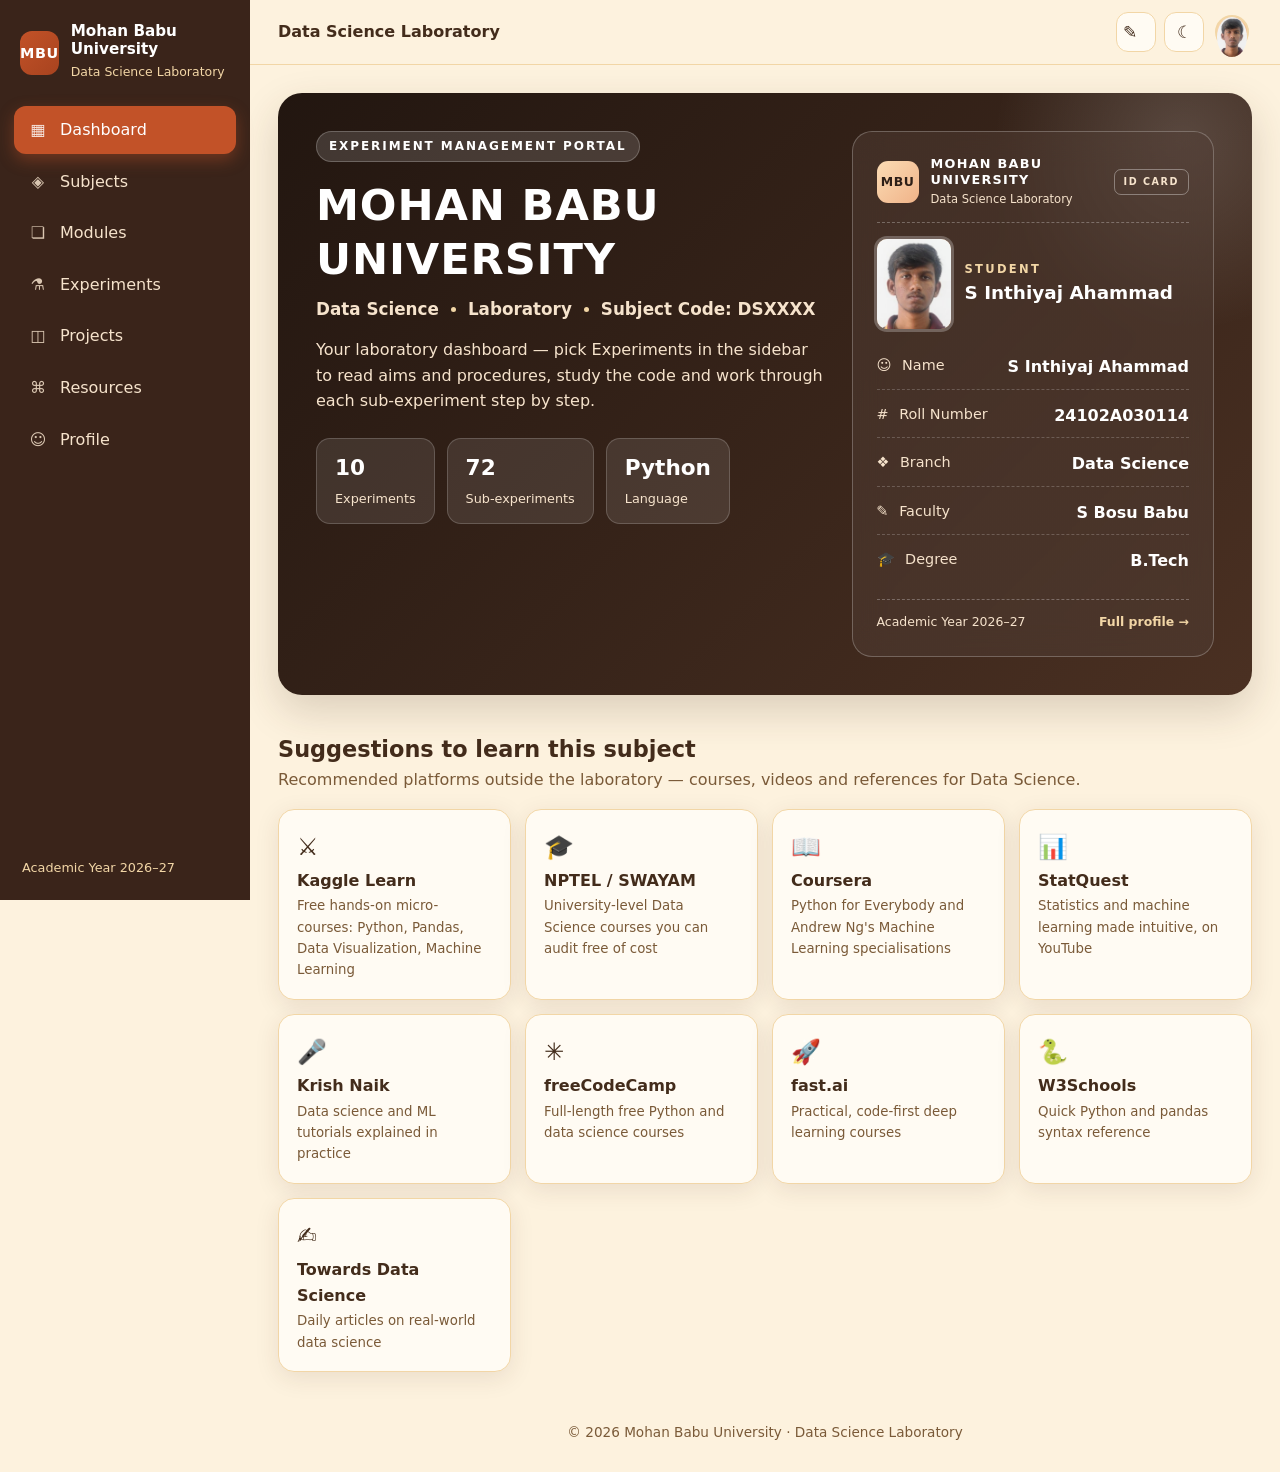
<file: mbu-portal/index.html>
<!DOCTYPE html>
<html lang="en">
<head>
  <meta charset="UTF-8">
  <meta name="viewport" content="width=device-width, initial-scale=1">
  <title>Data Science Laboratory | Mohan Babu University</title>
  <meta name="description" content="Data Science Laboratory experiment portal of Mohan Babu University.">
  <script>
    try { var t = localStorage.getItem("mbu-theme"); if (t) document.documentElement.setAttribute("data-theme", t); } catch (e) {}
  </script>
  <link rel="stylesheet" href="css/style.css">
  <link rel="stylesheet" href="css/admin.css">
</head>
<body>
  <div class="page-progress" aria-hidden="true"></div>
  <a class="skip-link" href="#main">Skip to content</a>
  <div class="overlay" id="overlay"></div>

  <aside class="sidebar" id="sidebar" aria-label="Main navigation">
    <div class="brand">
      <span class="brand-logo" aria-hidden="true">MBU</span>
      <div><strong>Mohan Babu University</strong><small>Data Science Laboratory</small></div>
    </div>
    <nav class="nav">
      <a href="index.html" data-nav-id="dashboard"><span class="ico" aria-hidden="true">▦</span> Dashboard</a>
      <a href="subjects.html" data-nav-id="subjects"><span class="ico" aria-hidden="true">◈</span> Subjects</a>
      <a href="modules.html" data-nav-id="modules"><span class="ico" aria-hidden="true">❏</span> Modules</a>
      <a href="experiments.html" data-nav-id="experiments"><span class="ico" aria-hidden="true">⚗</span> Experiments</a>
      <a href="projects.html" data-nav-id="projects"><span class="ico" aria-hidden="true">◫</span> Projects</a>
      <a href="resources.html" data-nav-id="resources"><span class="ico" aria-hidden="true">⌘</span> Resources</a>
      <a href="profile.html" data-nav-id="profile"><span class="ico" aria-hidden="true">☺</span> Profile</a>
    </nav>
    <div class="sidebar-foot">Academic Year 2026–27</div>
  </aside>

  <div class="main">
    <header class="topbar">
      <button class="icon-btn menu-btn" id="menuBtn" type="button" aria-label="Open menu" aria-controls="sidebar" aria-expanded="false">☰</button>
      <span class="topbar-title">Data Science Laboratory</span>
      <div class="topbar-actions">
        <button class="icon-btn" id="themeToggle" type="button" aria-label="Toggle dark mode">☾</button>
        <a class="topbar-avatar" href="profile.html" data-nav aria-label="Open profile page" title="Profile">
          <span class="avatar" id="topAvatar" aria-hidden="true">?</span>
        </a>
      </div>
    </header>

    <main id="main" class="page container">

      <!-- HEADER / PROFILE -->
      <section class="hero" id="dashboard" aria-labelledby="uniTitle">
        <div class="hero-text">
          <span class="eyebrow">Experiment Management Portal</span>
          <h1 id="uniTitle">MOHAN BABU UNIVERSITY</h1>
          <p class="hero-sub">
            <span>Data Science</span><i aria-hidden="true"></i>
            <span>Laboratory</span><i aria-hidden="true"></i>
            <span id="subjectCode">Subject Code: DSXXXX</span>
          </p>
          <p class="hero-lead">Your laboratory dashboard — pick Experiments in the sidebar to read aims and procedures, study the code and work through each sub-experiment step by step.</p>
          <div class="stats">
            <div class="stat"><strong id="statExp">0</strong><span>Experiments</span></div>
            <div class="stat"><strong id="statSub">0</strong><span>Sub-experiments</span></div>
            <div class="stat"><strong>Python</strong><span>Language</span></div>
          </div>
        </div>

        <aside class="profile-card" id="profile" aria-label="Student ID card">
          <div class="id-strip">
            <span class="id-crest" aria-hidden="true">MBU</span>
            <div><strong>MOHAN BABU UNIVERSITY</strong><small>Data Science Laboratory</small></div>
            <span class="id-tag">ID CARD</span>
          </div>
          <div class="profile-head">
            <div class="avatar" id="avatar" aria-hidden="true">?</div>
            <div><span class="profile-label">STUDENT</span><strong id="pName">Student</strong></div>
          </div>
          <dl class="profile-list">
            <div><dt><span aria-hidden="true">☺</span> Name</dt><dd id="pNameFull"></dd></div>
            <div><dt><span aria-hidden="true">#</span> Roll Number</dt><dd id="pRoll"></dd></div>
            <div><dt><span aria-hidden="true">❖</span> Branch</dt><dd id="pBranch"></dd></div>
            <div><dt><span aria-hidden="true">✎</span> Faculty</dt><dd id="pFaculty"></dd></div>
            <div><dt><span aria-hidden="true">🎓</span> Degree</dt><dd id="pDegree"></dd></div>
          </dl>
          <div class="id-foot">
            <span>Academic Year 2026–27</span>
            <a href="profile.html" data-nav>Full profile →</a>
          </div>
        </aside>
      </section>

      <!-- LEARNING SUGGESTIONS -->
      <section class="resources" id="suggestions" aria-labelledby="sugTitle">
        <h2 id="sugTitle">Suggestions to learn this subject</h2>
        <p class="muted">Recommended platforms outside the laboratory — courses, videos and references for Data Science.</p>
        <div class="res-grid" id="sugGrid"></div>
        <p class="muted" id="sugEmpty" hidden>No suggestions configured — add entries to <code>learningSuggestions</code> in <code>js/data.js</code>.</p>
      </section>
    </main>

    <footer class="footer">© 2026 Mohan Babu University · Data Science Laboratory</footer>
  </div>

  <script src="js/data.js"></script>
  <script src="js/data-store.js"></script>
  <script src="js/common.js"></script>
  <script src="js/index.js"></script>
  <!-- Edit / Admin Mode -->
  <script src="js/admin.js"></script>
  <script src="js/admin-pages.js"></script>
</body>
</html>
</file>
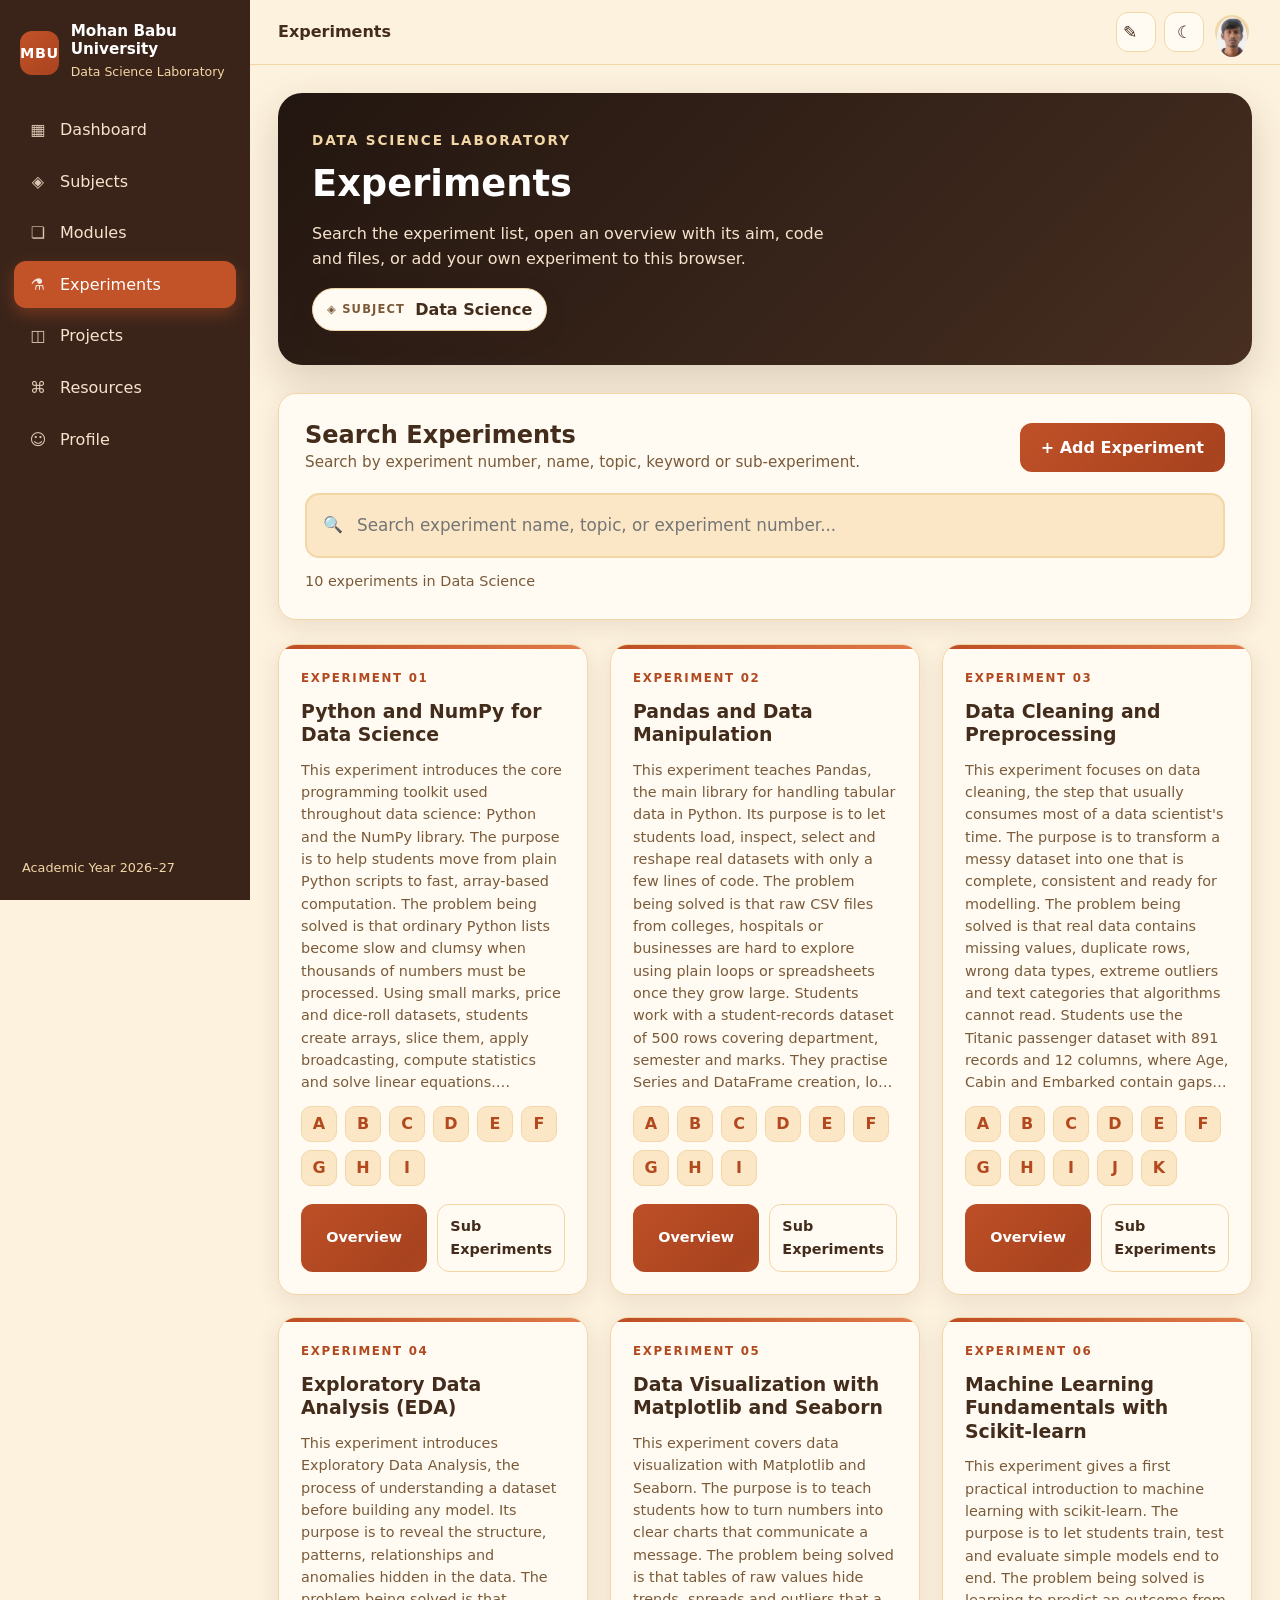
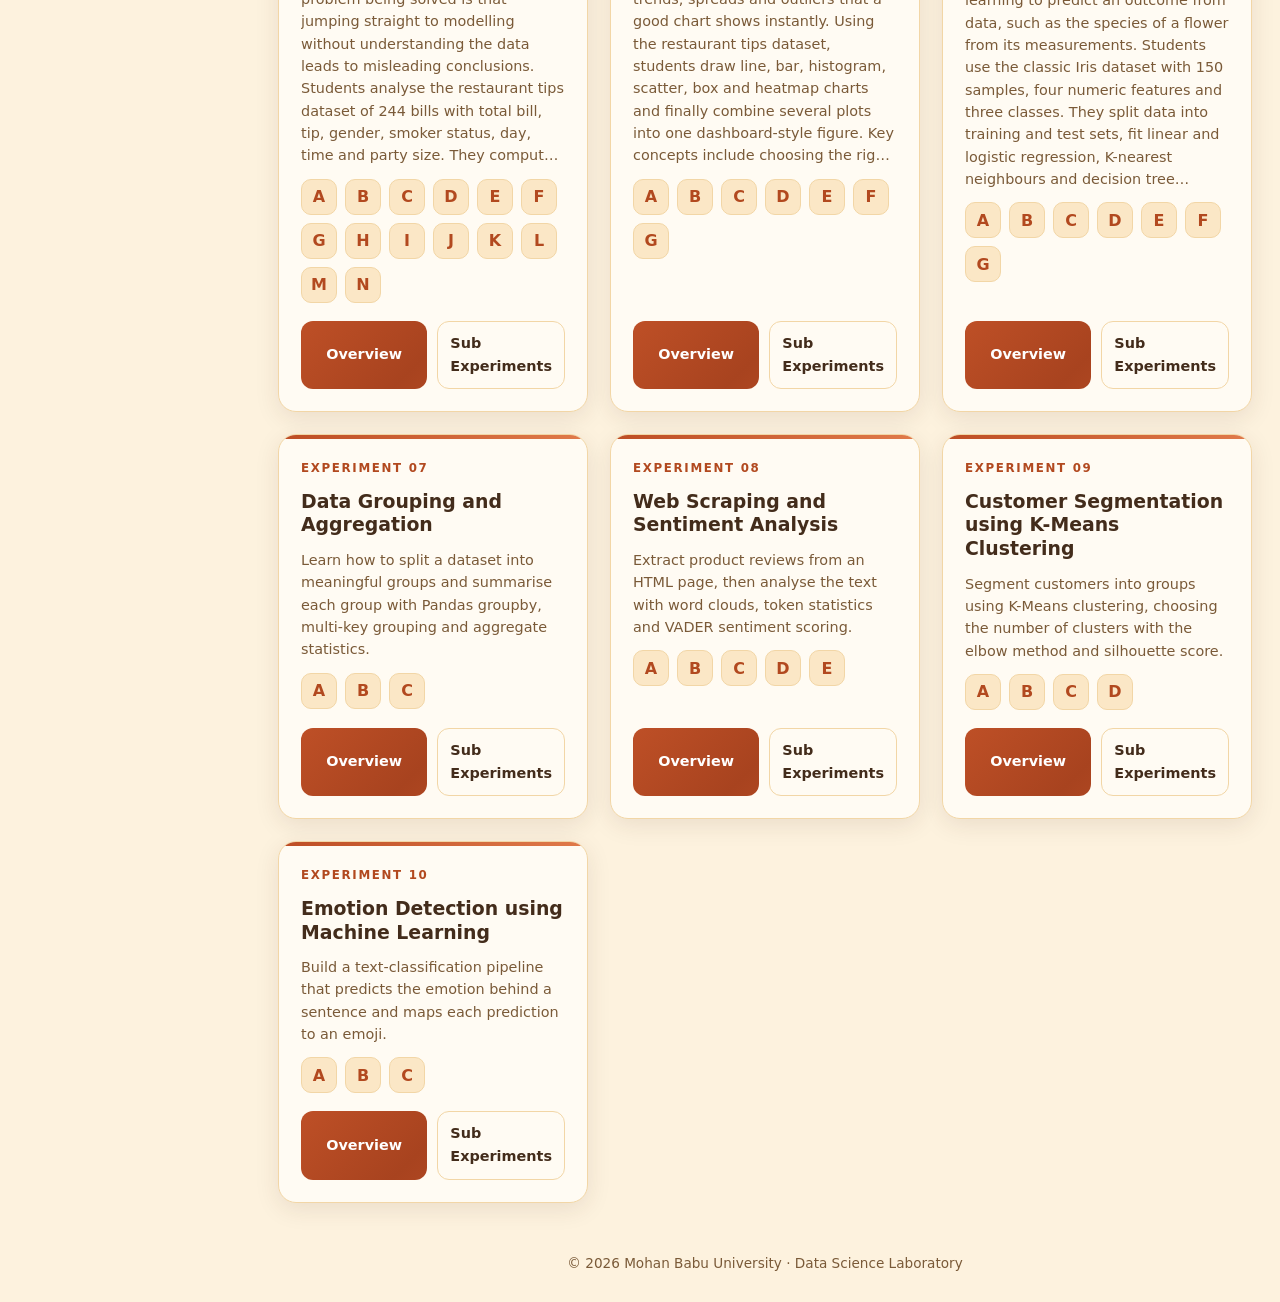
<file: mbu-portal/experiments.html>
<!DOCTYPE html>
<html lang="en">
<head>
  <meta charset="UTF-8">
  <meta name="viewport" content="width=device-width, initial-scale=1">
  <title>Experiments | Mohan Babu University</title>
  <meta name="description" content="Laboratory experiments - Data Science Laboratory, Mohan Babu University.">
  <script>
    try { var t = localStorage.getItem("mbu-theme"); if (t) document.documentElement.setAttribute("data-theme", t); } catch (e) {}
  </script>
  <link rel="stylesheet" href="css/style.css">
  <link rel="stylesheet" href="css/admin.css">
</head>
<body>
  <div class="page-progress" aria-hidden="true"></div>
  <a class="skip-link" href="#main">Skip to content</a>
  <div class="overlay" id="overlay"></div>

  <aside class="sidebar" id="sidebar" aria-label="Main navigation">
    <div class="brand">
      <span class="brand-logo" aria-hidden="true">MBU</span>
      <div><strong>Mohan Babu University</strong><small>Data Science Laboratory</small></div>
    </div>
    <nav class="nav">
      <a href="index.html" data-nav-id="dashboard"><span class="ico" aria-hidden="true">▦</span> Dashboard</a>
      <a href="subjects.html" data-nav-id="subjects"><span class="ico" aria-hidden="true">◈</span> Subjects</a>
      <a href="modules.html" data-nav-id="modules"><span class="ico" aria-hidden="true">❏</span> Modules</a>
      <a href="experiments.html" data-nav-id="experiments"><span class="ico" aria-hidden="true">⚗</span> Experiments</a>
      <a href="projects.html" data-nav-id="projects"><span class="ico" aria-hidden="true">◫</span> Projects</a>
      <a href="resources.html" data-nav-id="resources"><span class="ico" aria-hidden="true">⌘</span> Resources</a>
      <a href="profile.html" data-nav-id="profile"><span class="ico" aria-hidden="true">☺</span> Profile</a>
    </nav>
    <div class="sidebar-foot">Academic Year 2026–27</div>
  </aside>

  <div class="main">
    <header class="topbar">
      <button class="icon-btn menu-btn" id="menuBtn" type="button" aria-label="Open menu" aria-controls="sidebar" aria-expanded="false">☰</button>
      <span class="topbar-title">Experiments</span>
      <div class="topbar-actions">
        <button class="icon-btn" id="themeToggle" type="button" aria-label="Toggle dark mode">☾</button>
        <a class="topbar-avatar" href="profile.html" data-nav aria-label="Open profile page" title="Profile">
          <span class="avatar" id="topAvatar" aria-hidden="true">?</span>
        </a>
      </div>
    </header>

    <main id="main" class="page container">

      <section class="page-hero" aria-labelledby="expPageTitle">
        <span class="exp-tag">DATA SCIENCE LABORATORY</span>
        <h1 id="expPageTitle">Experiments</h1>
        <p class="hero-lead">
          Search the experiment list, open an overview with its aim, code and files,
          or add your own experiment to this browser.
        </p>
      </section>

      <!-- SEARCH -->
      <section class="search-panel" aria-labelledby="searchTitle">
        <div class="search-head">
          <div>
            <h2 id="searchTitle">Search Experiments</h2>
            <p>Search by experiment number, name, topic, keyword or sub-experiment.</p>
          </div>
          <button class="btn btn-primary" id="addBtn" type="button">+ Add Experiment</button>
        </div>
        <div class="search-box">
          <span aria-hidden="true">🔍</span>
          <label class="sr-only" for="searchInput">Search experiments</label>
          <input id="searchInput" type="search" placeholder="Search experiment name, topic, or experiment number..." autocomplete="off">
          <button class="clear-btn" id="clearSearch" type="button" hidden aria-label="Clear search">✕</button>
        </div>
        <p class="result-count" id="resultCount" aria-live="polite"></p>
      </section>

      <section aria-label="Experiments list">
        <div class="grid" id="grid"></div>
        <div class="empty" id="empty" hidden>
          <div class="empty-icon" aria-hidden="true">🔍</div>
          <h3>No experiments found</h3>
          <p>Try searching with another keyword.</p>
        </div>
      </section>
    </main>

    <footer class="footer">© 2026 Mohan Babu University · Data Science Laboratory</footer>
  </div>

  <!-- ADD EXPERIMENT MODAL -->
  <div class="modal-backdrop" id="modalBackdrop" aria-hidden="true">
    <div class="modal" role="dialog" aria-modal="true" aria-labelledby="modalTitle">
      <div class="modal-head">
        <h2 id="modalTitle">Add Experiment</h2>
        <button class="icon-btn" id="closeModal" type="button" aria-label="Close dialog">✕</button>
      </div>
      <form id="addForm" novalidate>
        <div class="field-row">
          <div class="field">
            <label for="fNumber">Experiment Number *</label>
            <input id="fNumber" type="number" min="1" max="99" placeholder="e.g. 7" required>
          </div>
          <div class="field grow">
            <label for="fName">Experiment Name *</label>
            <input id="fName" type="text" placeholder="e.g. Classification with Decision Trees" required>
          </div>
        </div>
        <div class="field">
          <label for="fDesc">Description *</label>
          <textarea id="fDesc" rows="4" placeholder="Purpose, dataset, method and expected learning..." required></textarea>
        </div>
        <div class="field">
          <label for="fYoutube">YouTube URL</label>
          <input id="fYoutube" type="url" placeholder="https://www.youtube.com/watch?v=...">
        </div>
        <div class="field">
          <label for="fGithub">GitHub URL</label>
          <input id="fGithub" type="url" placeholder="https://github.com/username/repository">
        </div>
        <div class="field">
          <label for="fSubs">Sub-experiment names (comma separated, up to 7)</label>
          <textarea id="fSubs" rows="2" placeholder="Data loading, Cleaning, Model training, Evaluation"></textarea>
        </div>
        <p class="form-error" id="formError" role="alert" hidden></p>
        <div class="modal-actions">
          <button class="btn btn-ghost" id="cancelModal" type="button">Cancel</button>
          <button class="btn btn-primary" type="submit">Save Experiment</button>
        </div>
      </form>
    </div>
  </div>

  <script src="js/data.js"></script>
  <script src="js/data-store.js"></script>
  <script src="js/common.js"></script>
  <script src="js/experiments.js"></script>
  <!-- Edit / Admin Mode -->
  <script src="js/admin.js"></script>
  <script src="js/admin-pages.js"></script>
</body>
</html>
</file>
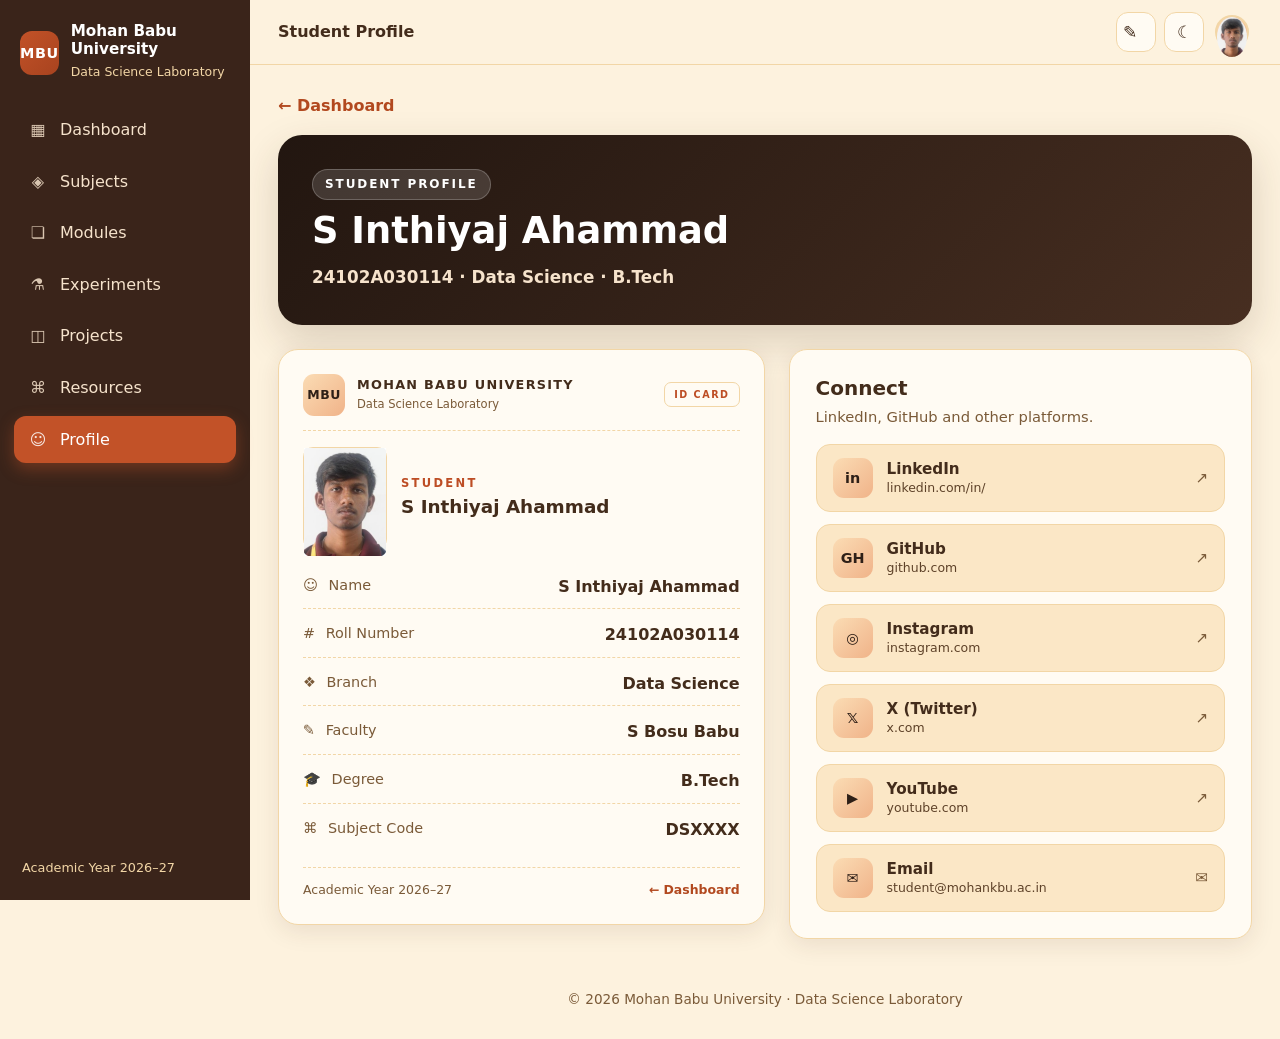
<file: mbu-portal/profile.html>
<!DOCTYPE html>
<html lang="en">
<head>
  <meta charset="UTF-8">
  <meta name="viewport" content="width=device-width, initial-scale=1">
  <title>Profile | Mohan Babu University</title>
  <meta name="description" content="Student profile - Data Science Laboratory, Mohan Babu University.">
  <script>
    try { var t = localStorage.getItem("mbu-theme"); if (t) document.documentElement.setAttribute("data-theme", t); } catch (e) {}
  </script>
  <link rel="stylesheet" href="css/style.css">
  <link rel="stylesheet" href="css/admin.css">
</head>
<body>
  <div class="page-progress" aria-hidden="true"></div>
  <a class="skip-link" href="#main">Skip to content</a>
  <div class="overlay" id="overlay"></div>

  <aside class="sidebar" id="sidebar" aria-label="Main navigation">
    <div class="brand">
      <span class="brand-logo" aria-hidden="true">MBU</span>
      <div><strong>Mohan Babu University</strong><small>Data Science Laboratory</small></div>
    </div>
    <nav class="nav">
      <a href="index.html" data-nav-id="dashboard"><span class="ico" aria-hidden="true">▦</span> Dashboard</a>
      <a href="subjects.html" data-nav-id="subjects"><span class="ico" aria-hidden="true">◈</span> Subjects</a>
      <a href="modules.html" data-nav-id="modules"><span class="ico" aria-hidden="true">❏</span> Modules</a>
      <a href="experiments.html" data-nav-id="experiments"><span class="ico" aria-hidden="true">⚗</span> Experiments</a>
      <a href="projects.html" data-nav-id="projects"><span class="ico" aria-hidden="true">◫</span> Projects</a>
      <a href="resources.html" data-nav-id="resources"><span class="ico" aria-hidden="true">⌘</span> Resources</a>
      <a href="profile.html" data-nav-id="profile"><span class="ico" aria-hidden="true">☺</span> Profile</a>
    </nav>
    <div class="sidebar-foot">Academic Year 2026–27</div>
  </aside>

  <div class="main">
    <header class="topbar">
      <button class="icon-btn menu-btn" id="menuBtn" type="button" aria-label="Open menu" aria-controls="sidebar" aria-expanded="false">☰</button>
      <span class="topbar-title">Student Profile</span>
      <div class="topbar-actions">
        <button class="icon-btn" id="themeToggle" type="button" aria-label="Toggle dark mode">☾</button>
        <a class="topbar-avatar" href="profile.html" data-nav aria-label="Open profile page" title="Profile">
          <span class="avatar" id="topAvatar" aria-hidden="true">?</span>
        </a>
      </div>
    </header>

    <main id="main" class="page container">
      <div id="pfApp">
        <a class="back-link" href="index.html" data-nav>← Dashboard</a>

        <!-- HEADER -->
        <section class="page-hero" aria-labelledby="pfTitle">
          <span class="eyebrow">Student Profile</span>
          <h1 id="pfTitle">Student</h1>
          <p class="hero-sub" id="pfHeroSub"></p>
        </section>

        <!-- ID CARD + SOCIAL LINKS -->
        <div class="profile-grid">
          <aside class="id-card" aria-label="Student ID card">
            <div class="id-strip">
              <span class="id-crest" aria-hidden="true">MBU</span>
              <div><strong>MOHAN BABU UNIVERSITY</strong><small>Data Science Laboratory</small></div>
              <span class="id-tag">ID CARD</span>
            </div>
            <div class="profile-head">
              <div class="avatar" id="pfAvatar" aria-hidden="true">?</div>
              <div><span class="profile-label">STUDENT</span><strong id="pfName">Student</strong></div>
            </div>
            <dl class="profile-list">
              <div><dt><span aria-hidden="true">☺</span> Name</dt><dd id="pfNameFull"></dd></div>
              <div><dt><span aria-hidden="true">#</span> Roll Number</dt><dd id="pfRoll"></dd></div>
              <div><dt><span aria-hidden="true">❖</span> Branch</dt><dd id="pfBranch"></dd></div>
              <div><dt><span aria-hidden="true">✎</span> Faculty</dt><dd id="pfFaculty"></dd></div>
              <div><dt><span aria-hidden="true">🎓</span> Degree</dt><dd id="pfDegree"></dd></div>
              <div><dt><span aria-hidden="true">⌘</span> Subject Code</dt><dd id="pfSubject"></dd></div>
            </dl>
            <div class="id-foot">
              <span>Academic Year 2026–27</span>
              <a href="index.html" data-nav>← Dashboard</a>
            </div>
          </aside>

          <section class="panel connect-card" aria-labelledby="connectTitle">
            <h2 id="connectTitle">Connect</h2>
            <p class="muted">LinkedIn, GitHub and other platforms.</p>
            <div class="social-grid" id="socialGrid"></div>
            <p class="muted" id="socialEmpty" hidden>No links configured yet. Add them to <code>socialLinks</code> in <code>js/data.js</code>.</p>
          </section>
        </div>
      </div>
    </main>

    <footer class="footer">© 2026 Mohan Babu University · Data Science Laboratory</footer>
  </div>

  <script src="js/data.js"></script>
  <script src="js/data-store.js"></script>
  <script src="js/common.js"></script>
  <script src="js/profile.js"></script>
  <!-- Edit / Admin Mode -->
  <script src="js/admin.js"></script>
  <script src="js/admin-pages.js"></script>
</body>
</html>
</file>
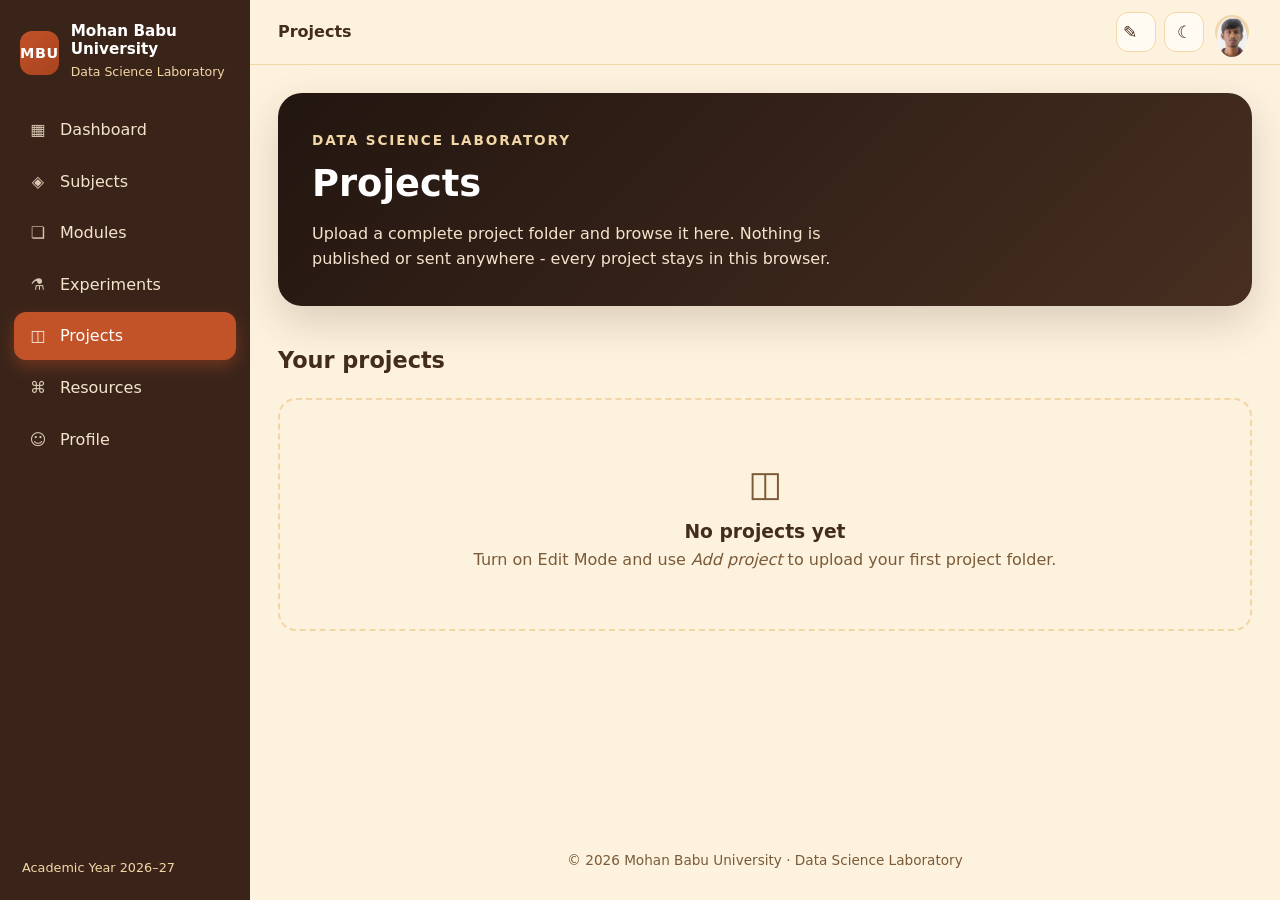
<file: mbu-portal/projects.html>
<!DOCTYPE html>
<html lang="en">
<head>
  <meta charset="UTF-8">
  <meta name="viewport" content="width=device-width, initial-scale=1">
  <title>Projects | Mohan Babu University</title>
  <meta name="description" content="Student projects - Data Science Laboratory, Mohan Babu University.">
  <script>
    try { var t = localStorage.getItem("mbu-theme"); if (t) document.documentElement.setAttribute("data-theme", t); } catch (e) {}
  </script>
  <link rel="stylesheet" href="css/style.css">
  <link rel="stylesheet" href="css/admin.css">
</head>
<body>
  <div class="page-progress" aria-hidden="true"></div>
  <a class="skip-link" href="#main">Skip to content</a>
  <div class="overlay" id="overlay"></div>

  <aside class="sidebar" id="sidebar" aria-label="Main navigation">
    <div class="brand">
      <span class="brand-logo" aria-hidden="true">MBU</span>
      <div><strong>Mohan Babu University</strong><small>Data Science Laboratory</small></div>
    </div>
    <nav class="nav">
      <a href="index.html" data-nav-id="dashboard"><span class="ico" aria-hidden="true">▦</span> Dashboard</a>
      <a href="subjects.html" data-nav-id="subjects"><span class="ico" aria-hidden="true">◈</span> Subjects</a>
      <a href="modules.html" data-nav-id="modules"><span class="ico" aria-hidden="true">❏</span> Modules</a>
      <a href="experiments.html" data-nav-id="experiments"><span class="ico" aria-hidden="true">⚗</span> Experiments</a>
      <a href="projects.html" data-nav-id="projects"><span class="ico" aria-hidden="true">◫</span> Projects</a>
      <a href="resources.html" data-nav-id="resources"><span class="ico" aria-hidden="true">⌘</span> Resources</a>
      <a href="profile.html" data-nav-id="profile"><span class="ico" aria-hidden="true">☺</span> Profile</a>
    </nav>
    <div class="sidebar-foot">Academic Year 2026–27</div>
  </aside>

  <div class="main">
    <header class="topbar">
      <button class="icon-btn menu-btn" id="menuBtn" type="button" aria-label="Open menu" aria-controls="sidebar" aria-expanded="false">☰</button>
      <span class="topbar-title">Projects</span>
      <div class="topbar-actions">
        <button class="icon-btn" id="themeToggle" type="button" aria-label="Toggle dark mode">☾</button>
        <a class="topbar-avatar" href="profile.html" data-nav aria-label="Open profile page" title="Profile">
          <span class="avatar" id="topAvatar" aria-hidden="true">?</span>
        </a>
      </div>
    </header>

    <main id="main" class="page container">

      <section class="page-hero" aria-labelledby="projPageTitle">
        <span class="exp-tag">DATA SCIENCE LABORATORY</span>
        <h1 id="projPageTitle">Projects</h1>
        <p class="hero-lead">
          Upload a complete project folder and browse it here. Nothing is
          published or sent anywhere - every project stays in this browser.
        </p>
      </section>

      <section class="projects-section" aria-labelledby="projListTitle">
        <div class="projects-head">
          <h2 id="projListTitle">Your projects</h2>
          <div class="projects-tools adm-ui" id="projTools">
            <button class="btn btn-primary" type="button" id="projAddBtn">＋ Add project</button>
          </div>
        </div>
        <div id="projGrid" class="grid" role="list"></div>
        <div class="empty" id="projEmpty">
          <div class="empty-icon" aria-hidden="true">◫</div>
          <h3>No projects yet</h3>
          <p class="muted">Turn on Edit Mode and use <em>Add project</em> to upload your first project folder.</p>
        </div>
      </section>
    </main>

    <footer class="footer">© 2026 Mohan Babu University · Data Science Laboratory</footer>
  </div>

  <script src="js/data.js"></script>
  <script src="js/data-store.js"></script>
  <script src="js/common.js"></script>
  <script src="js/projects.js"></script>
  <!-- Edit / Admin Mode -->
  <script src="js/admin.js"></script>
</body>
</html>
</file>
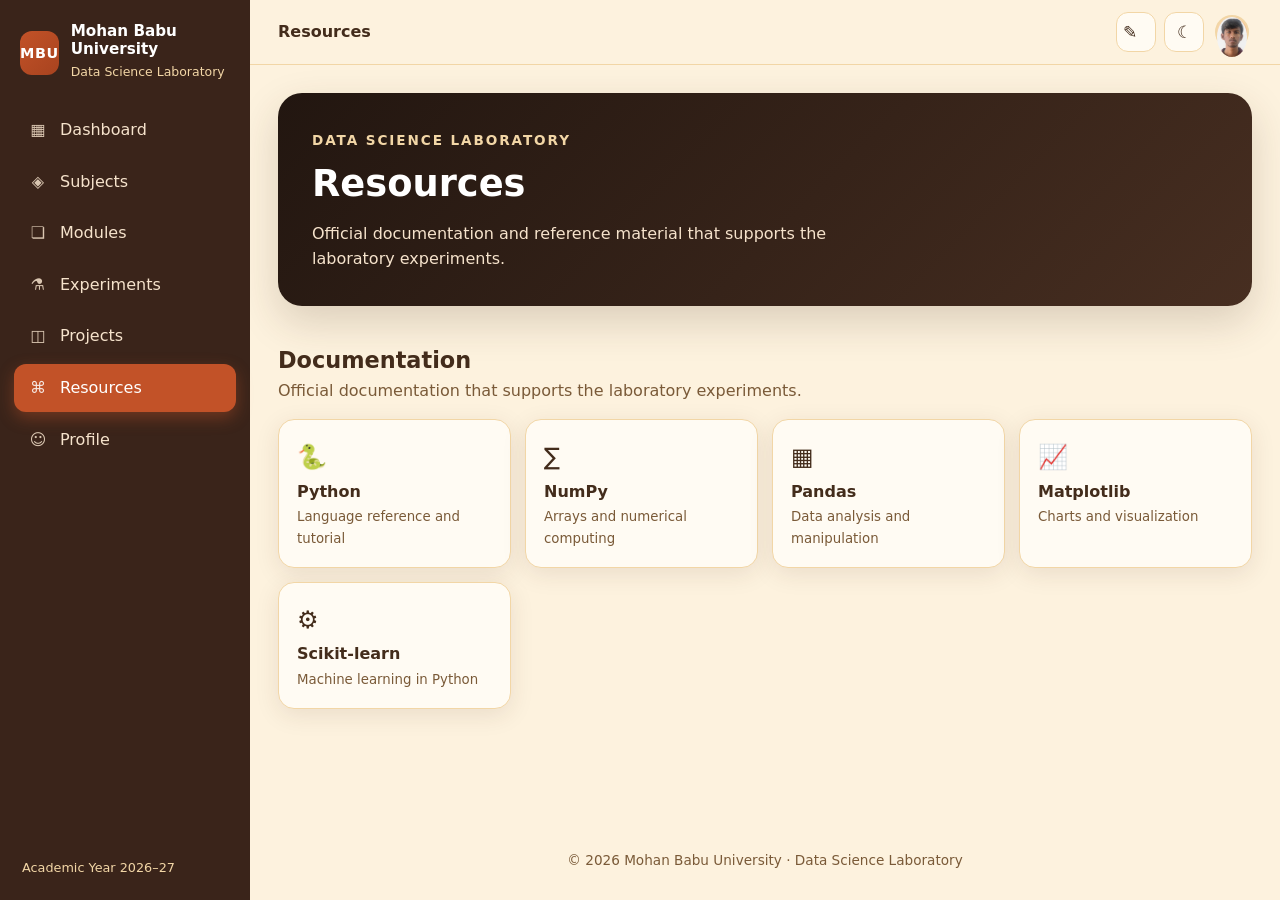
<file: mbu-portal/resources.html>
<!DOCTYPE html>
<html lang="en">
<head>
  <meta charset="UTF-8">
  <meta name="viewport" content="width=device-width, initial-scale=1">
  <title>Resources | Mohan Babu University</title>
  <meta name="description" content="Learning resources - Data Science Laboratory, Mohan Babu University.">
  <script>
    try { var t = localStorage.getItem("mbu-theme"); if (t) document.documentElement.setAttribute("data-theme", t); } catch (e) {}
  </script>
  <link rel="stylesheet" href="css/style.css">
  <link rel="stylesheet" href="css/admin.css">
</head>
<body>
  <div class="page-progress" aria-hidden="true"></div>
  <a class="skip-link" href="#main">Skip to content</a>
  <div class="overlay" id="overlay"></div>

  <aside class="sidebar" id="sidebar" aria-label="Main navigation">
    <div class="brand">
      <span class="brand-logo" aria-hidden="true">MBU</span>
      <div><strong>Mohan Babu University</strong><small>Data Science Laboratory</small></div>
    </div>
    <nav class="nav">
      <a href="index.html" data-nav-id="dashboard"><span class="ico" aria-hidden="true">▦</span> Dashboard</a>
      <a href="subjects.html" data-nav-id="subjects"><span class="ico" aria-hidden="true">◈</span> Subjects</a>
      <a href="modules.html" data-nav-id="modules"><span class="ico" aria-hidden="true">❏</span> Modules</a>
      <a href="experiments.html" data-nav-id="experiments"><span class="ico" aria-hidden="true">⚗</span> Experiments</a>
      <a href="projects.html" data-nav-id="projects"><span class="ico" aria-hidden="true">◫</span> Projects</a>
      <a href="resources.html" data-nav-id="resources"><span class="ico" aria-hidden="true">⌘</span> Resources</a>
      <a href="profile.html" data-nav-id="profile"><span class="ico" aria-hidden="true">☺</span> Profile</a>
    </nav>
    <div class="sidebar-foot">Academic Year 2026–27</div>
  </aside>

  <div class="main">
    <header class="topbar">
      <button class="icon-btn menu-btn" id="menuBtn" type="button" aria-label="Open menu" aria-controls="sidebar" aria-expanded="false">☰</button>
      <span class="topbar-title">Resources</span>
      <div class="topbar-actions">
        <button class="icon-btn" id="themeToggle" type="button" aria-label="Toggle dark mode">☾</button>
        <a class="topbar-avatar" href="profile.html" data-nav aria-label="Open profile page" title="Profile">
          <span class="avatar" id="topAvatar" aria-hidden="true">?</span>
        </a>
      </div>
    </header>

    <main id="main" class="page container">

      <section class="page-hero" aria-labelledby="resPageTitle">
        <span class="exp-tag">DATA SCIENCE LABORATORY</span>
        <h1 id="resPageTitle">Resources</h1>
        <p class="hero-lead">
          Official documentation and reference material that supports the
          laboratory experiments.
        </p>
      </section>

      <section class="resources" aria-labelledby="resTitle">
        <h2 id="resTitle">Documentation</h2>
        <p class="muted">Official documentation that supports the laboratory experiments.</p>
        <div class="res-grid">
          <a class="res-tile" href="https://docs.python.org/3/" target="_blank" rel="noopener"><span aria-hidden="true">🐍</span><strong>Python</strong><small>Language reference and tutorial</small></a>
          <a class="res-tile" href="https://numpy.org/doc/" target="_blank" rel="noopener"><span aria-hidden="true">∑</span><strong>NumPy</strong><small>Arrays and numerical computing</small></a>
          <a class="res-tile" href="https://pandas.pydata.org/docs/" target="_blank" rel="noopener"><span aria-hidden="true">▦</span><strong>Pandas</strong><small>Data analysis and manipulation</small></a>
          <a class="res-tile" href="https://matplotlib.org/stable/" target="_blank" rel="noopener"><span aria-hidden="true">📈</span><strong>Matplotlib</strong><small>Charts and visualization</small></a>
          <a class="res-tile" href="https://scikit-learn.org/stable/" target="_blank" rel="noopener"><span aria-hidden="true">⚙</span><strong>Scikit-learn</strong><small>Machine learning in Python</small></a>
        </div>
      </section>
    </main>

    <footer class="footer">© 2026 Mohan Babu University · Data Science Laboratory</footer>
  </div>

  <script src="js/data.js"></script>
  <script src="js/data-store.js"></script>
  <script src="js/common.js"></script>
  <script src="js/resources.js"></script>
  <!-- Edit / Admin Mode -->
  <script src="js/admin.js"></script>
</body>
</html>
</file>
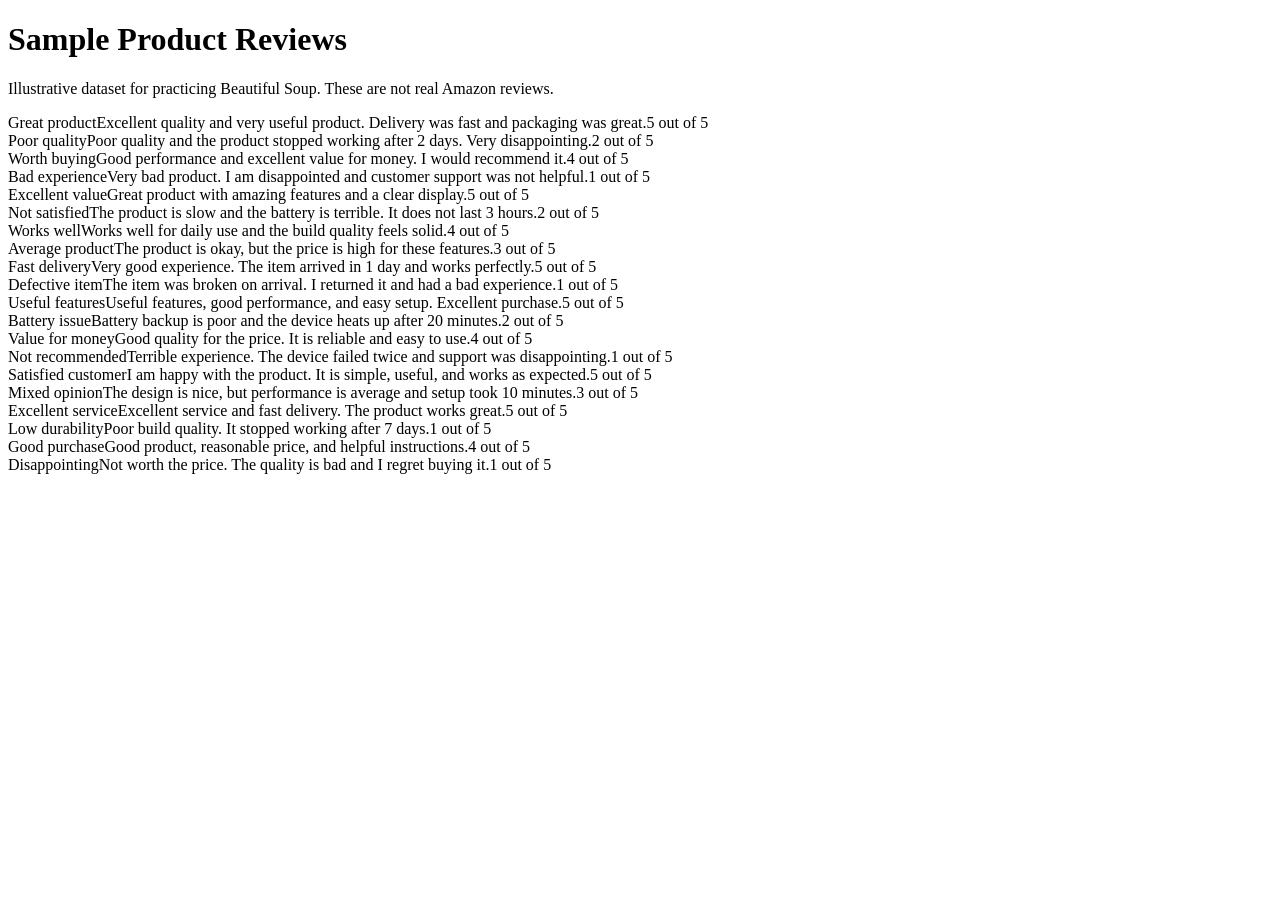
<file: mbu-portal/assets/files/imported/experiment-08-reviews.html>
<!doctype html><html><head><meta charset="utf-8"><title>Sample Product Reviews</title></head><body>
<h1>Sample Product Reviews</h1>
<p>Illustrative dataset for practicing Beautiful Soup. These are not real Amazon reviews.</p>
<div class="review"><span class="review-title">Great product</span><span class="review-text">Excellent quality and very useful product. Delivery was fast and packaging was great.</span><span class="rating">5 out of 5</span></div>
<div class="review"><span class="review-title">Poor quality</span><span class="review-text">Poor quality and the product stopped working after 2 days. Very disappointing.</span><span class="rating">2 out of 5</span></div>
<div class="review"><span class="review-title">Worth buying</span><span class="review-text">Good performance and excellent value for money. I would recommend it.</span><span class="rating">4 out of 5</span></div>
<div class="review"><span class="review-title">Bad experience</span><span class="review-text">Very bad product. I am disappointed and customer support was not helpful.</span><span class="rating">1 out of 5</span></div>
<div class="review"><span class="review-title">Excellent value</span><span class="review-text">Great product with amazing features and a clear display.</span><span class="rating">5 out of 5</span></div>
<div class="review"><span class="review-title">Not satisfied</span><span class="review-text">The product is slow and the battery is terrible. It does not last 3 hours.</span><span class="rating">2 out of 5</span></div>
<div class="review"><span class="review-title">Works well</span><span class="review-text">Works well for daily use and the build quality feels solid.</span><span class="rating">4 out of 5</span></div>
<div class="review"><span class="review-title">Average product</span><span class="review-text">The product is okay, but the price is high for these features.</span><span class="rating">3 out of 5</span></div>
<div class="review"><span class="review-title">Fast delivery</span><span class="review-text">Very good experience. The item arrived in 1 day and works perfectly.</span><span class="rating">5 out of 5</span></div>
<div class="review"><span class="review-title">Defective item</span><span class="review-text">The item was broken on arrival. I returned it and had a bad experience.</span><span class="rating">1 out of 5</span></div>
<div class="review"><span class="review-title">Useful features</span><span class="review-text">Useful features, good performance, and easy setup. Excellent purchase.</span><span class="rating">5 out of 5</span></div>
<div class="review"><span class="review-title">Battery issue</span><span class="review-text">Battery backup is poor and the device heats up after 20 minutes.</span><span class="rating">2 out of 5</span></div>
<div class="review"><span class="review-title">Value for money</span><span class="review-text">Good quality for the price. It is reliable and easy to use.</span><span class="rating">4 out of 5</span></div>
<div class="review"><span class="review-title">Not recommended</span><span class="review-text">Terrible experience. The device failed twice and support was disappointing.</span><span class="rating">1 out of 5</span></div>
<div class="review"><span class="review-title">Satisfied customer</span><span class="review-text">I am happy with the product. It is simple, useful, and works as expected.</span><span class="rating">5 out of 5</span></div>
<div class="review"><span class="review-title">Mixed opinion</span><span class="review-text">The design is nice, but performance is average and setup took 10 minutes.</span><span class="rating">3 out of 5</span></div>
<div class="review"><span class="review-title">Excellent service</span><span class="review-text">Excellent service and fast delivery. The product works great.</span><span class="rating">5 out of 5</span></div>
<div class="review"><span class="review-title">Low durability</span><span class="review-text">Poor build quality. It stopped working after 7 days.</span><span class="rating">1 out of 5</span></div>
<div class="review"><span class="review-title">Good purchase</span><span class="review-text">Good product, reasonable price, and helpful instructions.</span><span class="rating">4 out of 5</span></div>
<div class="review"><span class="review-title">Disappointing</span><span class="review-text">Not worth the price. The quality is bad and I regret buying it.</span><span class="rating">1 out of 5</span></div>
</body></html>
</file>
<file: mbu-portal/css/style.css>
/* =====================================================================
   style.css  -  Mohan Babu University Data Science Laboratory Portal
   Sections: variables, base, layout, hero, search, cards, modal,
   detail pages, code, animations, responsive.
   ===================================================================== */

:root {
  /* Bright Terracotta + Sandal palette (ivory sandal, clay, espresso) */
  --bg: #fdf2de;              /* primary background (bright sandal) */
  --surface: #fffbf3;         /* main surface / cards (bright ivory) */
  --surface-2: #fbe7c6;       /* secondary background (bright sand) */
  --text: #432c1b;            /* main text (deep coffee) */
  --text-2: #5e4229;          /* secondary text */
  --muted: #7a5a38;           /* muted text */
  --border: #f2d6a6;          /* borders / dividers (golden sand) */
  --link: #b2491f;            /* links (terracotta ink) */
  --primary: #bd4d24;         /* primary brand (terracotta) */
  --primary-hover: #a8431f;   /* primary hover */
  --primary-2: #e07a4a;       /* secondary accent (bright clay) */
  --focus-ring: #c25228;      /* focus ring */
  --glass: rgba(253, 242, 222, 0.82);
  --shadow: 0 6px 24px rgba(67, 44, 27, 0.10);
  --shadow-lg: 0 16px 40px rgba(67, 44, 27, 0.18);
  --sidebar: #3a241a;         /* sidebar background (dark espresso) */
  --sidebar-2: #4a3022;       /* sidebar secondary background */
  --nav-text: #f6e3cc;        /* navigation text */
  --nav-active-bg: #c25228;   /* active navigation background (terracotta) */
  --nav-active-text: #ffffff; /* active navigation text */
  --nav-hover-bg: #4a3022;    /* navigation hover background */
  --code-bg: #2e1f17;         /* code editor background (kept dark) */
  --card: #fffbf3;            /* compiler / lab cards */
  --card-bg: #fffbf3;
  --disabled-bg: #f2d6a6;     /* disabled background */
  --disabled-text: #9c8465;   /* disabled text */
  --success: #2e7d32;
  --success-bg: #e6f4e4;
  --warning: #b4740a;
  --warning-bg: #fbefd2;
  --error: #c62828;
  --error-bg: #fce7e4;
  --info: #1565c0;
  --info-bg: #e4f0fb;
  --radius: 18px;
}

[data-theme="dark"] {
  --bg: #221610;
  --surface: #2e1f17;
  --surface-2: #3c2a1e;
  --text: #fbefdd;
  --text-2: #e6cfb2;
  --muted: #c0a585;
  --border: #4e382a;
  --link: #f0b27a;
  --primary: #e0714a;
  --primary-hover: #ee8a66;
  --primary-2: #f0a878;
  --focus-ring: #f0a878;
  --glass: rgba(34, 22, 16, 0.85);
  --shadow: 0 6px 24px rgba(0, 0, 0, 0.35);
  --shadow-lg: 0 16px 40px rgba(0, 0, 0, 0.5);
  --sidebar: #1a100b;
  --sidebar-2: #221610;
  --nav-text: #e6cfb2;
  --nav-active-bg: #c25228;
  --nav-active-text: #ffffff;
  --nav-hover-bg: #2e1f17;
  --code-bg: #221610;
  --card: #2e1f17;
  --card-bg: #2e1f17;
  --disabled-bg: #4e382a;
  --disabled-text: #a98f72;
  --success: #7fd08a;
  --success-bg: rgba(46, 125, 50, 0.22);
  --warning: #f0c060;
  --warning-bg: rgba(180, 116, 10, 0.22);
  --error: #f08a7a;
  --error-bg: rgba(198, 40, 40, 0.22);
  --info: #8ab8e8;
  --info-bg: rgba(21, 101, 192, 0.22);
}

/* ---------- Base ---------- */
*,
*::before,
*::after {
  box-sizing: border-box;
}

html {
  scroll-behavior: smooth;
  scroll-padding-top: 84px;
}

body {
  margin: 0;
  font-family: "Inter", "Segoe UI", system-ui, -apple-system, Roboto, Arial, sans-serif;
  background: var(--bg);
  color: var(--text);
  line-height: 1.6;
  transition: background 0.3s ease, color 0.3s ease;
}

a {
  color: var(--link);
  text-decoration: none;
}

h1,
h2,
h3 {
  line-height: 1.25;
  margin: 0;
}

p {
  margin: 0;
}

.muted {
  color: var(--muted);
}

.sr-only {
  position: absolute;
  width: 1px;
  height: 1px;
  padding: 0;
  margin: -1px;
  overflow: hidden;
  clip: rect(0, 0, 0, 0);
  white-space: nowrap;
  border: 0;
}

.skip-link {
  position: fixed;
  left: 12px;
  top: -60px;
  z-index: 300;
  background: var(--primary);
  color: #fff;
  padding: 10px 16px;
  border-radius: 10px;
  transition: top 0.2s;
}

.skip-link:focus {
  top: 12px;
}

:focus-visible {
  outline: 3px solid var(--focus-ring);
  outline-offset: 2px;
  border-radius: 6px;
}

/* Loading bar and spinner */
.page-progress {
  position: fixed;
  top: 0;
  left: 0;
  height: 3px;
  width: 0;
  z-index: 400;
  pointer-events: none;
  background: linear-gradient(90deg, var(--primary), var(--primary-2));
  animation: progress 0.9s ease-out forwards;
}

.loader {
  display: flex;
  align-items: center;
  gap: 12px;
  padding: 60px 0;
  color: var(--muted);
  justify-content: center;
}

.spinner {
  width: 22px;
  height: 22px;
  border-radius: 50%;
  border: 3px solid var(--border);
  border-top-color: var(--primary);
  animation: spin 0.8s linear infinite;
}

/* ---------- Layout ---------- */
.sidebar {
  position: fixed;
  inset: 0 auto 0 0;
  width: 250px;
  z-index: 60;
  background: var(--sidebar);
  color: var(--nav-text);
  padding: 22px 14px;
  display: flex;
  flex-direction: column;
  gap: 22px;
  transition: transform 0.3s ease;
}

.brand {
  display: flex;
  align-items: center;
  gap: 12px;
  padding: 0 6px;
}

.brand strong {
  display: block;
  color: #fff;
  font-size: 0.95rem;
  line-height: 1.2;
}

.brand small {
  color: #f2d6a6;
  font-size: 0.78rem;
}

.brand-logo {
  width: 44px;
  height: 44px;
  border-radius: 12px;
  display: grid;
  place-items: center;
  font-weight: 800;
  font-size: 0.9rem;
  color: #ffffff;
  letter-spacing: 0.04em;
  background: linear-gradient(135deg, #c25228, #a8431f);
}

.nav {
  display: flex;
  flex-direction: column;
  gap: 4px;
}

.nav a {
  display: flex;
  align-items: center;
  gap: 12px;
  padding: 11px 14px;
  border-radius: 12px;
  color: var(--nav-text);
  font-weight: 500;
  transition: background 0.2s, color 0.2s, transform 0.2s;
}

.nav a .ico {
  width: 20px;
  text-align: center;
  opacity: 0.85;
}

.nav a:hover {
  background: #4a3022;
  color: #fff;
  transform: translateX(3px);
}

.nav a.active {
  background: var(--nav-active-bg);
  color: var(--nav-active-text);
  box-shadow: 0 6px 16px rgba(194, 82, 40, 0.4);
}

.sidebar-foot {
  margin-top: auto;
  font-size: 0.8rem;
  color: #f2d6a6;
  padding: 0 8px;
}

.overlay {
  position: fixed;
  inset: 0;
  background: rgba(58, 36, 26, 0.55);
  z-index: 55;
  opacity: 0;
  visibility: hidden;
  transition: opacity 0.3s;
}

.overlay.show {
  opacity: 1;
  visibility: visible;
}

.main {
  margin-left: 250px;
  min-height: 100vh;
  display: flex;
  flex-direction: column;
}

.topbar {
  position: sticky;
  top: 0;
  z-index: 40;
  display: flex;
  align-items: center;
  gap: 12px;
  padding: 12px 28px;
  background: var(--glass);
  border-bottom: 1px solid var(--border);
  -webkit-backdrop-filter: blur(14px);
  backdrop-filter: blur(14px);
  transition: background 0.3s, border-color 0.3s;
}

.topbar-title {
  font-weight: 700;
}

.topbar-actions {
  margin-left: auto;
  display: flex;
  gap: 8px;
}

.icon-btn {
  width: 40px;
  height: 40px;
  border-radius: 12px;
  border: 1px solid var(--border);
  background: var(--surface);
  color: var(--text);
  font-size: 1.05rem;
  cursor: pointer;
  display: inline-grid;
  place-items: center;
  transition: transform 0.2s, border-color 0.2s, background 0.3s;
}

.icon-btn:hover {
  transform: translateY(-2px);
  border-color: var(--primary);
}

.menu-btn {
  display: none;
}

.container {
  width: 100%;
  max-width: 1180px;
  margin: 0 auto;
  padding: 28px;
  flex: 1;
}

.footer {
  text-align: center;
  color: var(--muted);
  font-size: 0.85rem;
  padding: 22px 16px 28px;
}

.page {
  animation: fadeIn 0.5s ease both;
}

body.leaving .page {
  opacity: 0;
  transform: translateY(8px);
  transition: opacity 0.18s, transform 0.18s;
}

/* ---------- Buttons ---------- */
.btn {
  display: inline-flex;
  align-items: center;
  justify-content: center;
  gap: 8px;
  padding: 11px 20px;
  border-radius: 12px;
  border: 1px solid transparent;
  font: inherit;
  font-weight: 600;
  cursor: pointer;
  transition: transform 0.2s, box-shadow 0.2s, background-position 0.4s, border-color 0.2s, background-color 0.2s;
}

.btn-primary {
  color: #fff;
  background: linear-gradient(135deg, #c25228, #a8431f, #c25228);
  background-size: 200% 200%;
  background-position: 0% 50%;
}

.btn-primary:hover {
  transform: translateY(-2px);
  background-position: 100% 50%;
  box-shadow: 0 10px 22px rgba(67, 44, 27, 0.35);
}

.btn-ghost {
  background: transparent;
  color: var(--text);
  border-color: var(--border);
}

.btn-ghost:hover {
  background: var(--surface-2);
  border-color: var(--primary);
  transform: translateY(-2px);
}

.btn:active {
  transform: translateY(0);
}

.btn[disabled],
.btn[aria-disabled="true"] {
  opacity: 0.45;
  pointer-events: none;
}

/* ---------- Hero ---------- */
.hero {
  position: relative;
  overflow: hidden;
  display: grid;
  grid-template-columns: 1.4fr 1fr;
  gap: 28px;
  padding: 38px;
  border-radius: 24px;
  color: #fff;
  background: linear-gradient(135deg, #221610, #4a3022 55%, #4e382a);
  background-size: 180% 180%;
  animation: drift 14s ease infinite alternate;
  box-shadow: var(--shadow-lg);
}

.hero::before {
  content: "";
  position: absolute;
  width: 380px;
  height: 380px;
  right: -120px;
  top: -140px;
  border-radius: 50%;
  background: radial-gradient(circle, rgba(255, 255, 255, 0.16), transparent 70%);
  pointer-events: none;
}

.hero-text,
.profile-card {
  position: relative;
  z-index: 1;
}

.eyebrow {
  display: inline-block;
  font-size: 0.75rem;
  font-weight: 700;
  letter-spacing: 0.16em;
  text-transform: uppercase;
  padding: 5px 12px;
  border-radius: 999px;
  background: rgba(255, 255, 255, 0.14);
  border: 1px solid rgba(255, 255, 255, 0.22);
}

.hero h1 {
  margin-top: 16px;
  font-size: clamp(1.8rem, 4vw, 2.7rem);
  letter-spacing: 0.02em;
}

.hero-sub {
  margin-top: 10px;
  display: flex;
  flex-wrap: wrap;
  align-items: center;
  gap: 12px;
  font-weight: 600;
  font-size: 1.05rem;
  color: #f6e3cc;
}

.hero-sub i {
  width: 5px;
  height: 5px;
  border-radius: 50%;
  background: #f2d6a6;
  display: inline-block;
}

.hero-lead {
  margin-top: 14px;
  color: #f6e3cc;
  max-width: 52ch;
}

.stats {
  margin-top: 24px;
  display: flex;
  flex-wrap: wrap;
  gap: 12px;
}

.stat {
  padding: 12px 18px;
  border-radius: 14px;
  background: rgba(255, 255, 255, 0.1);
  border: 1px solid rgba(255, 255, 255, 0.18);
  min-width: 110px;
}

.stat strong {
  display: block;
  font-size: 1.35rem;
}

.stat span {
  font-size: 0.8rem;
  color: #f6e3cc;
}

.profile-card {
  align-self: center;
  padding: 24px;
  border-radius: 20px;
  background: rgba(255, 255, 255, 0.11);
  border: 1px solid rgba(255, 255, 255, 0.24);
  -webkit-backdrop-filter: blur(16px);
  backdrop-filter: blur(16px);
}

.profile-head {
  display: flex;
  align-items: center;
  gap: 14px;
  margin-bottom: 16px;
}

.avatar {
  width: 60px;
  height: 60px;
  border-radius: 50%;
  display: grid;
  place-items: center;
  font-size: 1.5rem;
  font-weight: 800;
  color: #2e1f17;
  background: linear-gradient(135deg, #fbdcb4, #f0b389);
  box-shadow: 0 0 0 4px rgba(255, 255, 255, 0.2);
}

.profile-label {
  display: block;
  font-size: 0.72rem;
  letter-spacing: 0.2em;
  color: #f2d6a6;
  font-weight: 700;
}

.profile-head strong {
  font-size: 1.15rem;
}

.profile-list {
  margin: 0;
  display: grid;
  gap: 4px;
}

.profile-list>div {
  display: flex;
  justify-content: space-between;
  gap: 12px;
  padding: 9px 0;
  border-bottom: 1px dashed rgba(255, 255, 255, 0.2);
}

.profile-list>div:last-child {
  border-bottom: 0;
}

.profile-list dt {
  color: #f6e3cc;
  font-size: 0.9rem;
}

.profile-list dt span {
  margin-right: 6px;
}

.profile-list dd {
  margin: 0;
  font-weight: 600;
  text-align: right;
}

/* ---------- Search ---------- */
.search-panel {
  margin-top: 28px;
  padding: 26px;
  background: var(--surface);
  border: 1px solid var(--border);
  border-radius: var(--radius);
  box-shadow: var(--shadow);
  transition: background 0.3s, border-color 0.3s;
}

.search-head {
  display: flex;
  align-items: center;
  justify-content: space-between;
  gap: 16px;
  flex-wrap: wrap;
  margin-bottom: 18px;
}

.search-head h2 {
  font-size: 1.5rem;
}

.search-head p {
  color: var(--muted);
  font-size: 0.95rem;
}

.search-box {
  display: flex;
  align-items: center;
  gap: 8px;
  padding: 0 16px;
  border-radius: 14px;
  background: var(--surface-2);
  border: 2px solid var(--border);
  transition: border-color 0.2s, box-shadow 0.2s;
}

.search-box:focus-within {
  border-color: var(--primary);
  box-shadow: 0 0 0 4px rgba(67, 44, 27, 0.15);
}

.search-box input {
  flex: 1;
  min-width: 0;
  border: 0;
  outline: 0;
  background: transparent;
  color: var(--text);
  font: inherit;
  font-size: 1.05rem;
  padding: 17px 6px;
}

.clear-btn {
  border: 0;
  background: var(--border);
  color: var(--text);
  width: 28px;
  height: 28px;
  border-radius: 50%;
  cursor: pointer;
}

.result-count {
  margin-top: 12px;
  font-size: 0.9rem;
  color: var(--muted);
  min-height: 1.4em;
}

/* ---------- Experiment cards ---------- */
.grid {
  display: grid;
  grid-template-columns: repeat(3, 1fr);
  gap: 22px;
  margin-top: 24px;
}

.card {
  position: relative;
  overflow: hidden;
  display: flex;
  flex-direction: column;
  gap: 12px;
  padding: 24px 22px 22px;
  background: var(--surface);
  border: 1px solid var(--border);
  border-radius: var(--radius);
  box-shadow: var(--shadow);
  animation: rise 0.55s ease both;
  animation-delay: calc(var(--i, 0) * 70ms);
  transition: transform 0.25s ease, box-shadow 0.25s ease, border-color 0.25s ease, background 0.3s;
}

.card::before {
  content: "";
  position: absolute;
  left: 0;
  right: 0;
  top: 0;
  height: 4px;
  background: linear-gradient(90deg, var(--primary), var(--primary-2), var(--primary));
  background-size: 200% 100%;
  transition: background-position 0.6s;
}

.card:hover {
  transform: translateY(-6px);
  box-shadow: var(--shadow-lg);
  border-color: var(--primary);
}

.card:hover::before {
  background-position: 100% 0;
}

.card-top {
  display: flex;
  justify-content: space-between;
  align-items: center;
  gap: 8px;
}

.exp-tag {
  font-size: 0.74rem;
  font-weight: 800;
  letter-spacing: 0.14em;
  color: var(--link);
}

.badge {
  font-size: 0.7rem;
  font-weight: 700;
  padding: 2px 10px;
  border-radius: 999px;
  background: var(--surface-2);
  color: var(--muted);
  border: 1px solid var(--border);
}

.remove-btn {
  border: 0;
  background: transparent;
  color: var(--muted);
  cursor: pointer;
  font-size: 0.8rem;
  text-decoration: underline;
  padding: 2px 4px;
}

.remove-btn:hover {
  color: #c62828;
}

.card h3 {
  font-size: 1.18rem;
}

.desc {
  color: var(--muted);
  font-size: 0.9rem;
  line-height: 1.55;
  display: -webkit-box;
  -webkit-box-orient: vertical;
  -webkit-line-clamp: 15;
  line-clamp: 15;
  overflow: hidden;
}

.chips {
  display: flex;
  flex-wrap: wrap;
  gap: 8px;
}

.chip {
  width: 36px;
  height: 36px;
  display: grid;
  place-items: center;
  border-radius: 10px;
  font-weight: 700;
  background: var(--surface-2);
  border: 1px solid var(--border);
  color: var(--link);
  transition: transform 0.2s, background 0.2s, color 0.2s, box-shadow 0.2s;
}

.chip:hover {
  transform: translateY(-3px);
  background: linear-gradient(135deg, #c25228, #a8431f);
  color: #fff;
  border-color: transparent;
  box-shadow: 0 8px 16px rgba(67, 44, 27, 0.3);
}

.card-actions {
  margin-top: auto;
  padding-top: 6px;
  display: flex;
  gap: 10px;
}

.card-actions .btn {
  flex: 1;
  font-size: 0.9rem;
  padding: 10px 12px;
}

.card.pop {
  animation: pop 0.35s ease both;
  animation-delay: calc(var(--i, 0) * 45ms);
}

.empty {
  text-align: center;
  margin-top: 24px;
  padding: 56px 20px;
  border: 2px dashed var(--border);
  border-radius: var(--radius);
  color: var(--muted);
  animation: fadeIn 0.4s ease;
}

.empty-icon {
  font-size: 2.2rem;
  margin-bottom: 8px;
}

.empty h3 {
  color: var(--text);
  margin-bottom: 4px;
}

/* ---------- Resources ---------- */
.resources {
  margin-top: 40px;
}

.resources h2 {
  font-size: 1.4rem;
  margin-bottom: 4px;
}

.res-grid {
  margin-top: 16px;
  display: grid;
  grid-template-columns: repeat(auto-fit, minmax(190px, 1fr));
  gap: 14px;
}

.res-tile {
  display: flex;
  flex-direction: column;
  gap: 2px;
  padding: 18px;
  border-radius: 16px;
  color: var(--text);
  background: var(--surface);
  border: 1px solid var(--border);
  box-shadow: var(--shadow);
  transition: transform 0.25s, border-color 0.25s, box-shadow 0.25s;
}

.res-tile span {
  font-size: 1.5rem;
}

.res-tile small {
  color: var(--muted);
}

.res-tile:hover {
  transform: translateY(-4px);
  border-color: var(--primary);
  box-shadow: var(--shadow-lg);
}

/* ---------- Modal ---------- */
.modal-backdrop {
  position: fixed;
  inset: 0;
  z-index: 100;
  display: grid;
  place-items: center;
  padding: 16px;
  background: rgba(58, 36, 26, 0.6);
  -webkit-backdrop-filter: blur(4px);
  backdrop-filter: blur(4px);
  opacity: 0;
  visibility: hidden;
  transition: opacity 0.25s, visibility 0.25s;
}

.modal-backdrop.open {
  opacity: 1;
  visibility: visible;
}

.modal {
  width: min(640px, 100%);
  max-height: 92vh;
  overflow: auto;
  padding: 26px;
  border-radius: 22px;
  background: var(--surface);
  border: 1px solid var(--border);
  box-shadow: var(--shadow-lg);
  transform: translateY(24px) scale(0.97);
  transition: transform 0.3s ease;
}

.modal-backdrop.open .modal {
  transform: none;
}

.modal-head {
  display: flex;
  justify-content: space-between;
  align-items: center;
  margin-bottom: 16px;
}

.modal-head h2 {
  font-size: 1.4rem;
}

.field {
  display: flex;
  flex-direction: column;
  gap: 6px;
  margin-bottom: 14px;
}

.field-row {
  display: flex;
  gap: 14px;
}

.field-row .field {
  width: 190px;
}

.field-row .field.grow {
  flex: 1;
  width: auto;
}

.field label {
  font-weight: 600;
  font-size: 0.9rem;
}

.field input,
.field textarea {
  width: 100%;
  font: inherit;
  color: var(--text);
  background: var(--surface-2);
  border: 1.5px solid var(--border);
  border-radius: 12px;
  padding: 11px 13px;
  resize: vertical;
  transition: border-color 0.2s, box-shadow 0.2s;
}

.field input:focus,
.field textarea:focus {
  outline: 0;
  border-color: var(--primary);
  box-shadow: 0 0 0 4px rgba(67, 44, 27, 0.15);
}

.form-error {
  color: #c62828;
  font-weight: 600;
  font-size: 0.9rem;
  margin-bottom: 10px;
}

.modal-actions {
  display: flex;
  justify-content: flex-end;
  gap: 10px;
}

/* ---------- Detail pages ---------- */
.back-link {
  display: inline-flex;
  gap: 6px;
  font-weight: 600;
  margin-bottom: 16px;
}

.back-link:hover {
  text-decoration: underline;
}

.page-hero {
  padding: 34px;
  border-radius: 24px;
  color: #fff;
  box-shadow: var(--shadow-lg);
  background: linear-gradient(135deg, #221610, #4a3022 60%, #4e382a);
  background-size: 180% 180%;
  animation: drift 14s ease infinite alternate;
}

.page-hero .exp-tag {
  color: #f2d6a6;
  font-size: 0.85rem;
}

.page-hero h1 {
  margin-top: 8px;
  font-size: clamp(1.6rem, 3.4vw, 2.3rem);
}

.res-label {
  margin-top: 18px;
  font-size: 0.78rem;
  letter-spacing: 0.16em;
  text-transform: uppercase;
  color: #f2d6a6;
  font-weight: 700;
}

.res-links {
  margin-top: 10px;
  display: flex;
  flex-wrap: wrap;
  gap: 12px;
}

.res-link {
  display: inline-flex;
  align-items: center;
  gap: 8px;
  padding: 10px 18px;
  border-radius: 12px;
  color: #fff;
  font-weight: 600;
  background: rgba(255, 255, 255, 0.14);
  border: 1px solid rgba(255, 255, 255, 0.28);
  transition: transform 0.2s, background 0.2s;
}

.res-link:hover {
  transform: translateY(-3px);
  background: rgba(255, 255, 255, 0.25);
}

.panel {
  margin-top: 20px;
  padding: 26px;
  background: var(--surface);
  border: 1px solid var(--border);
  border-radius: var(--radius);
  box-shadow: var(--shadow);
  animation: rise 0.5s ease both;
  transition: background 0.3s;
}

.panel h2 {
  display: flex;
  align-items: center;
  gap: 12px;
  font-size: 1.25rem;
  margin-bottom: 14px;
}

.panel h2 .num {
  width: 32px;
  height: 32px;
  border-radius: 10px;
  display: grid;
  place-items: center;
  font-size: 0.9rem;
  color: #fff;
  background: linear-gradient(135deg, #c25228, #a8431f);
}

.panel p {
  color: var(--text);
}

.panel p+p {
  margin-top: 10px;
}

.data-table {
  width: 100%;
  border-collapse: collapse;
}

.data-table th,
.data-table td {
  text-align: left;
  padding: 12px 14px;
  border-bottom: 1px solid var(--border);
  vertical-align: top;
}

.data-table th {
  width: 32%;
  color: var(--muted);
  font-weight: 600;
}

.data-table tr:last-child th,
.data-table tr:last-child td {
  border-bottom: 0;
}

.steps {
  list-style: none;
  margin: 0;
  padding: 0;
  display: grid;
  gap: 10px;
  counter-reset: step;
}

.steps li {
  counter-increment: step;
  display: flex;
  gap: 14px;
  align-items: flex-start;
  padding: 12px 14px;
  background: var(--surface-2);
  border-radius: 12px;
  border: 1px solid var(--border);
  transition: transform 0.2s, border-color 0.2s;
}

.steps li:hover {
  transform: translateX(4px);
  border-color: var(--primary);
}

.steps li::before {
  content: counter(step, decimal-leading-zero);
  flex: none;
  min-width: 34px;
  height: 28px;
  display: grid;
  place-items: center;
  border-radius: 8px;
  font-weight: 700;
  font-size: 0.85rem;
  color: #fff;
  background: linear-gradient(135deg, #c25228, #a8431f);
}

.steps.arrows li::after {
  content: none;
}

.step-arrow {
  color: var(--link);
  font-weight: 700;
}

.sub-grid {
  display: grid;
  grid-template-columns: repeat(auto-fill, minmax(210px, 1fr));
  gap: 14px;
}

.sub-card {
  display: flex;
  flex-direction: column;
  gap: 4px;
  padding: 16px;
  border-radius: 14px;
  color: var(--text);
  background: var(--surface-2);
  border: 1px solid var(--border);
  transition: transform 0.25s, box-shadow 0.25s, border-color 0.25s;
}

.sub-card strong {
  font-size: 1.3rem;
  color: var(--link);
}

.sub-card span {
  color: var(--muted);
  font-size: 0.9rem;
}

.sub-card:hover {
  transform: translateY(-5px);
  box-shadow: var(--shadow-lg);
  border-color: var(--primary);
}

/* Architecture diagram (HTML + CSS only) */
.arch {
  display: flex;
  flex-direction: column;
  align-items: center;
  padding: 8px 0;
}

.arch-node {
  min-width: min(300px, 100%);
  padding: 14px 26px;
  text-align: center;
  font-weight: 700;
  border-radius: 14px;
  color: var(--text);
  background: linear-gradient(135deg, var(--surface-2), var(--surface));
  border: 1.5px solid var(--primary);
  box-shadow: var(--shadow);
  animation: rise 0.5s ease both;
  animation-delay: calc(var(--i, 0) * 120ms);
  transition: transform 0.2s;
}

.arch-node:hover {
  transform: scale(1.04);
}

.arch-node small {
  display: block;
  color: var(--muted);
  font-weight: 500;
  font-size: 0.75rem;
  letter-spacing: 0.08em;
}

.arch-arrow {
  position: relative;
  width: 2px;
  height: 38px;
  background: linear-gradient(var(--primary), var(--primary-2));
}

.arch-arrow::before {
  content: "";
  position: absolute;
  left: -3px;
  top: 0;
  width: 8px;
  height: 8px;
  border-radius: 50%;
  background: var(--primary-2);
  animation: flow 1.6s ease-in-out infinite;
}

.arch-arrow::after {
  content: "";
  position: absolute;
  left: -5px;
  bottom: -2px;
  border: 6px solid transparent;
  border-top: 9px solid var(--primary-2);
  border-bottom: 0;
}

/* Sub-experiment navigation */
.subnav {
  display: flex;
  align-items: center;
  justify-content: space-between;
  gap: 14px;
  flex-wrap: wrap;
  margin-top: 20px;
  padding: 14px 18px;
  border-radius: 16px;
  background: var(--surface);
  border: 1px solid var(--border);
  box-shadow: var(--shadow);
}

.subnav-label {
  font-weight: 700;
}

.tabs {
  display: flex;
  flex-wrap: wrap;
  gap: 8px;
  margin-top: 16px;
}

.tab {
  min-width: 44px;
  height: 40px;
  padding: 0 14px;
  border-radius: 10px;
  font: inherit;
  font-weight: 700;
  cursor: pointer;
  border: 1px solid var(--border);
  background: var(--surface);
  color: var(--link);
  transition: transform 0.2s, background 0.2s, color 0.2s, box-shadow 0.2s;
}

.tab:hover {
  transform: translateY(-3px);
  border-color: var(--primary);
}

.tab[aria-current="true"] {
  color: #fff;
  border-color: transparent;
  background: linear-gradient(135deg, #c25228, #a8431f);
  box-shadow: 0 8px 16px rgba(67, 44, 27, 0.3);
}

.tools {
  display: flex;
  flex-wrap: wrap;
  gap: 10px;
}

.tool {
  padding: 7px 14px;
  border-radius: 999px;
  font-weight: 600;
  font-size: 0.88rem;
  background: var(--surface-2);
  border: 1px solid var(--border);
}

.swap {
  animation: swap 0.4s ease both;
}

.proc {
  display: grid;
  gap: 10px;
  list-style: none;
  margin: 0;
  padding: 0;
}

.proc li {
  display: flex;
  gap: 12px;
  align-items: baseline;
  padding: 11px 14px;
  border-radius: 12px;
  background: var(--surface-2);
  border: 1px solid var(--border);
}

.step-no {
  font-weight: 800;
  color: var(--link);
  font-variant-numeric: tabular-nums;
}

/* ---------- Code and output ---------- */
.code-wrap {
  border-radius: 14px;
  overflow: hidden;
  background: var(--code-bg);
  border: 1px solid #4a3022;
}

.code-head,
.out-head {
  display: flex;
  justify-content: space-between;
  align-items: center;
  padding: 10px 14px;
  background: #4a3022;
  color: #f2d6a6;
  font-size: 0.82rem;
}

.dots {
  display: inline-flex;
  gap: 6px;
  margin-right: 10px;
  vertical-align: middle;
}

.dots i {
  width: 11px;
  height: 11px;
  border-radius: 50%;
  display: inline-block;
}

.dots i:nth-child(1) {
  background: #f08a7a;
}

.dots i:nth-child(2) {
  background: #f0c060;
}

.dots i:nth-child(3) {
  background: #7fd08a;
}

.copy-btn {
  border: 1px solid #4e382a;
  background: #2e1f17;
  color: #f6e3cc;
  padding: 6px 14px;
  border-radius: 8px;
  cursor: pointer;
  font: inherit;
  font-weight: 600;
  font-size: 0.82rem;
  transition: background 0.2s, border-color 0.2s, color 0.2s;
}

.copy-btn:hover {
  background: #4a3022;
  border-color: #f2d6a6;
}

.copy-btn.done {
  color: #7fd08a;
  border-color: #7fd08a;
}

pre {
  margin: 0;
}

.code-wrap pre,
.out-wrap pre {
  padding: 18px;
  overflow: auto;
  font-family: "Fira Code", "Cascadia Code", Consolas, "Courier New", monospace;
  font-size: 0.88rem;
  line-height: 1.65;
}

.code-wrap pre {
  color: #f6e3cc;
}

.tok-k {
  color: #c4b5fd;
}

.tok-s {
  color: #86efac;
}

.tok-c {
  color: #94a3b8;
  font-style: italic;
}

.tok-n {
  color: #fbbf24;
}

.out-wrap {
  border-radius: 14px;
  overflow: hidden;
  background: #221610;
  border: 1px solid #4a3022;
}

.out-wrap pre {
  color: #a7f3d0;
  white-space: pre-wrap;
}

.out-head .live {
  display: inline-flex;
  align-items: center;
  gap: 8px;
}

.out-head .live::before {
  content: "";
  width: 9px;
  height: 9px;
  border-radius: 50%;
  background: #7fd08a;
  animation: pulse 1.8s ease-in-out infinite;
}

.toast {
  position: fixed;
  left: 50%;
  bottom: 28px;
  z-index: 500;
  transform: translate(-50%, 30px);
  opacity: 0;
  pointer-events: none;
  padding: 12px 22px;
  border-radius: 12px;
  font-weight: 600;
  color: #fff;
  background: #2e1f17;
  box-shadow: var(--shadow-lg);
  transition: opacity 0.3s, transform 0.3s;
}

.toast.show {
  opacity: 1;
  transform: translate(-50%, 0);
}

/* ---------- Animations ---------- */
@keyframes fadeIn {
  from {
    opacity: 0;
  }

  to {
    opacity: 1;
  }
}

@keyframes rise {
  from {
    opacity: 0;
    transform: translateY(18px);
  }

  to {
    opacity: 1;
    transform: none;
  }
}

@keyframes pop {
  from {
    opacity: 0;
    transform: scale(0.96);
  }

  to {
    opacity: 1;
    transform: none;
  }
}

@keyframes swap {
  from {
    opacity: 0;
    transform: translateY(10px);
  }

  to {
    opacity: 1;
    transform: none;
  }
}

@keyframes drift {
  from {
    background-position: 0% 50%;
  }

  to {
    background-position: 100% 50%;
  }
}

@keyframes spin {
  to {
    transform: rotate(360deg);
  }
}

@keyframes progress {
  0% {
    width: 0;
    opacity: 1;
  }

  80% {
    width: 100%;
    opacity: 1;
  }

  100% {
    width: 100%;
    opacity: 0;
  }
}

@keyframes flow {
  0% {
    top: 0;
    opacity: 0;
  }

  20% {
    opacity: 1;
  }

  80% {
    opacity: 1;
  }

  100% {
    top: 100%;
    opacity: 0;
  }
}

@keyframes pulse {

  0%,
  100% {
    opacity: 1;
  }

  50% {
    opacity: 0.35;
  }
}

/* ---------- Responsive ---------- */
@media (max-width: 1279px) {
  .grid {
    grid-template-columns: repeat(2, 1fr);
  }
}

@media (max-width: 900px) {
  .sidebar {
    transform: translateX(-100%);
    box-shadow: var(--shadow-lg);
  }

  .sidebar.open {
    transform: none;
  }

  .main {
    margin-left: 0;
  }

  .menu-btn {
    display: inline-grid;
  }

  .hero {
    grid-template-columns: 1fr;
    padding: 26px;
  }

  .topbar {
    padding: 10px 16px;
  }

  .container {
    padding: 16px;
  }

  .field-row {
    flex-direction: column;
    gap: 0;
  }

  .field-row .field {
    width: 100%;
  }
}

@media (max-width: 699px) {
  .grid {
    grid-template-columns: 1fr;
  }

  .search-panel,
  .panel {
    padding: 20px;
  }

  .page-hero {
    padding: 24px;
  }

  .data-table th {
    width: 40%;
  }

  .profile-list>div {
    flex-direction: column;
    gap: 0;
  }

  .profile-list dd {
    text-align: left;
  }
}

@media (prefers-reduced-motion: reduce) {

  *,
  *::before,
  *::after {
    animation-duration: 0.01ms !important;
    animation-iteration-count: 1 !important;
    transition-duration: 0.01ms !important;
    scroll-behavior: auto !important;
  }
}

#avatar {
  width: 45px;
  height: 45px;
  border-radius: 50%;
  overflow: hidden;
}

.profile-avatar {
  width: 100%;
  height: 100%;
  object-fit: cover;
  display: block;
}
.compiler-section {
  margin-top: 30px;
  padding: 24px;
  border-radius: 16px;
  background: var(--card-bg, #fffbf3);
  border: 1px solid var(--border, #f2d6a6);
  box-shadow: 0 8px 30px rgba(0, 0, 0, 0.06);
}

.compiler-header {
  display: flex;
  justify-content: space-between;
  align-items: center;
  gap: 20px;
  margin-bottom: 20px;
}

.compiler-header h2 {
  margin: 0 0 5px;
}

.compiler-header p {
  margin: 0;
  color: #7a5a38;
}

#languageSelect {
  padding: 10px 14px;
  border-radius: 8px;
  border: 1px solid #f2d6a6;
  font-size: 15px;
}

.compiler-body {
  display: grid;
  grid-template-columns: 1fr 280px;
  gap: 16px;
}

.editor-panel {
  grid-column: 1 / -1;
  border-radius: 12px;
  overflow: hidden;
  border: 1px solid #4a3022;
  background: #2e1f17;
}

.editor-toolbar {
  height: 48px;
  padding: 0 12px;
  display: flex;
  align-items: center;
  justify-content: space-between;
  background: #4a3022;
  color: #ddd;
}

.run-btn {
  border: 0;
  padding: 9px 16px;
  border-radius: 7px;
  cursor: pointer;
  font-weight: 600;
}

#codeEditor {
  width: 100%;
  min-height: 400px;
  padding: 18px;
  box-sizing: border-box;
  resize: vertical;

  background: #2e1f17;
  color: #f5f5f5;

  border: none;
  outline: none;

  font-family: Consolas, Monaco, monospace;
  font-size: 15px;
  line-height: 1.6;
}

.input-panel,
.output-panel {
  border: 1px solid #f2d6a6;
  border-radius: 12px;
  overflow: hidden;
}

.input-panel label {
  display: block;
  padding: 12px;
  font-weight: 600;
  border-bottom: 1px solid #f2d6a6;
}

#programInput {
  width: 100%;
  height: 180px;
  padding: 14px;
  box-sizing: border-box;
  border: 0;
  resize: vertical;
  outline: none;
  font-family: Consolas, monospace;
}

.output-panel {
  grid-column: 1 / -1;
}

.output-header {
  display: flex;
  justify-content: space-between;
  padding: 12px;
  font-weight: 600;
  border-bottom: 1px solid #f2d6a6;
}

#clearOutput {
  border: none;
  background: transparent;
  cursor: pointer;
}

#programOutput {
  margin: 0;
  padding: 18px;
  min-height: 150px;
  overflow: auto;

  background: #2e1f17;
  color: #f6e3cc;

  font-family: Consolas, Monaco, monospace;
  white-space: pre-wrap;
}

@media (max-width: 800px) {
  .compiler-header {
    flex-direction: column;
    align-items: stretch;
  }

  .compiler-body {
    grid-template-columns: 1fr;
  }
}
/* ============================================================
   MBU ONLINE CODE LAB
   ============================================================ */

.compiler-section {
    margin-top: 32px;
    padding: 24px;
    border: 1px solid var(--border, #f2d6a6);
    border-radius: 18px;
    background: var(--card, #fffbf3);
    box-shadow: 0 10px 35px rgba(0, 0, 0, 0.06);
}


/* ============================================================
   HEADER
   ============================================================ */

.compiler-title {
    display: flex;
    justify-content: space-between;
    align-items: flex-end;
    gap: 20px;
    margin-bottom: 20px;
}

.compiler-title h2 {
    margin: 0 0 6px;
    font-size: 24px;
}

.compiler-title p {
    margin: 0;
    color: #7a5a38;
    font-size: 14px;
}


/* ============================================================
   LANGUAGE SELECTOR
   ============================================================ */

.language-box {
    display: flex;
    flex-direction: column;
    gap: 6px;
    min-width: 170px;
}

.language-box label {
    font-size: 12px;
    font-weight: 600;
    color: #7a5a38;
}

/* Language + chart-example selectors sit side by side */
.compiler-selects {
    display: flex;
    gap: 20px;
    align-items: flex-end;
    flex-wrap: wrap;
}

#languageSelect {
    padding: 10px 14px;
    border: 1px solid #f2d6a6;
    border-radius: 9px;
    background: #fffbf3;
    color: #2e1f17;
    font-size: 14px;
    cursor: pointer;
    outline: none;
}

#languageSelect:focus {
    border-color: #c25228;
}


/* ============================================================
   EDITOR
   ============================================================ */

.code-editor-container {
    overflow: hidden;
    border: 1px solid #4e382a;
    border-radius: 12px;
    background: #2e1f17;
}


/* ============================================================
   EDITOR TOP BAR
   ============================================================ */

.editor-topbar {
    min-height: 50px;
    padding: 0 12px;
    display: flex;
    justify-content: space-between;
    align-items: center;
    gap: 10px;
    background: #4a3022;
    border-bottom: 1px solid #4a3022;
}

.file-info {
    display: flex;
    align-items: center;
    gap: 9px;
    color: #d4d4d4;
    font-family: Consolas, Monaco, monospace;
    font-size: 13px;
}

.file-icon {
    font-size: 10px;
    color: #569cd6;
}


/* ============================================================
   EDITOR BUTTONS
   ============================================================ */

.editor-actions {
    display: flex;
    align-items: center;
    gap: 8px;
}

.editor-btn,
.run-code-btn {
    border: 0;
    border-radius: 7px;
    padding: 8px 13px;
    font-size: 13px;
    cursor: pointer;
    transition: 0.2s ease;
}

.editor-btn {
    background: #4a3022;
    color: #dddddd;
}

.editor-btn:hover {
    background: #4e382a;
}

.run-code-btn {
    background: #2e7d32;
    color: white;
    font-weight: 600;
}

.run-code-btn:hover {
    background: #2e7d32;
}

.run-code-btn:disabled {
    opacity: 0.65;
    cursor: not-allowed;
}


/* ============================================================
   CODE TEXTAREA
   ============================================================ */

#codeEditor {
    display: block;
    width: 100%;
    min-height: 420px;
    padding: 18px;
    box-sizing: border-box;

    border: 0;
    outline: 0;
    resize: vertical;

    background: #2e1f17;
    color: #d4d4d4;

    font-family:
        Consolas,
        Monaco,
        "Courier New",
        monospace;

    font-size: 14px;
    line-height: 1.65;

    tab-size: 4;
}


/* ============================================================
   INPUT + OUTPUT GRID
   ============================================================ */

.compiler-grid {
    display: grid;
    grid-template-columns: 1fr 1fr;
    gap: 16px;
    margin-top: 16px;
}


/* ============================================================
   CARDS
   ============================================================ */

.compiler-card {
    overflow: hidden;
    border: 1px solid #f2d6a6;
    border-radius: 12px;
    background: #fffbf3;
}


/* ============================================================
   CARD HEADER
   ============================================================ */

.compiler-card-header {
    min-height: 46px;
    padding: 0 13px;

    display: flex;
    justify-content: space-between;
    align-items: center;

    border-bottom: 1px solid #f2d6a6;
}

.compiler-card-header h3 {
    margin: 0;
    font-size: 14px;
}

.compiler-card-header button {
    border: 0;
    background: transparent;
    color: #7a5a38;
    cursor: pointer;
    font-size: 12px;
}

.compiler-card-header button:hover {
    color: #2e1f17;
}


/* ============================================================
   PROGRAM INPUT
   ============================================================ */

#programInput {
    display: block;

    width: 100%;
    height: 170px;

    padding: 14px;
    box-sizing: border-box;

    border: 0;
    outline: 0;
    resize: vertical;

    font-family:
        Consolas,
        Monaco,
        monospace;

    font-size: 13px;
    line-height: 1.6;

    color: #2e1f17;
    background: #fffbf3;
}


/* ============================================================
   PROGRAM OUTPUT
   ============================================================ */

#programOutput {
    display: block;

    width: 100%;
    height: 170px;

    margin: 0;
    padding: 14px;

    box-sizing: border-box;

    overflow: auto;

    background: #2e1f17;
    color: #f6e3cc;

    font-family:
        Consolas,
        Monaco,
        "Courier New",
        monospace;

    font-size: 13px;
    line-height: 1.6;

    white-space: pre-wrap;
    word-break: break-word;
}


/* ============================================================
   STATUS BAR
   ============================================================ */

.compiler-status {
    margin-top: 12px;
    padding: 10px 13px;

    display: flex;
    justify-content: space-between;
    align-items: center;

    border-radius: 9px;

    background: #fdf2de;
    color: #7a5a38;

    font-size: 12px;
}


/* ============================================================
   DARK MODE
   ============================================================ */

[data-theme="dark"] .compiler-section {
    background: #2e1f17;
    border-color: #4e382a;
}

[data-theme="dark"] .compiler-title p {
    color: #f2d6a6;
}

[data-theme="dark"] #languageSelect {
    background: #4a3022;
    color: #f6e3cc;
    border-color: #4e382a;
}

[data-theme="dark"] .compiler-card {
    background: #4a3022;
    border-color: #4e382a;
}

[data-theme="dark"] .compiler-card-header {
    border-color: #4e382a;
    color: #f6e3cc;
}

[data-theme="dark"] #programInput {
    background: #4a3022;
    color: #f6e3cc;
}

[data-theme="dark"] .compiler-status {
    background: #4a3022;
    color: #f2d6a6;
}


/* ============================================================
   MOBILE
   ============================================================ */

@media (max-width: 850px) {

    .compiler-section {
        padding: 16px;
    }

    .compiler-title {
        flex-direction: column;
        align-items: stretch;
    }

    .language-box {
        width: 100%;
    }

    #languageSelect {
        width: 100%;
    }

    .compiler-grid {
        grid-template-columns: 1fr;
    }

}


@media (max-width: 600px) {

    .editor-topbar {
        flex-direction: column;
        align-items: stretch;
        padding: 10px;
    }

    .editor-actions {
        width: 100%;
    }

    .editor-btn,
    .run-code-btn {
        flex: 1;
    }

    #codeEditor {
        min-height: 350px;
        font-size: 13px;
    }

    .compiler-status {
        flex-direction: column;
        align-items: flex-start;
        gap: 5px;
    }

}


/* ============================================================
   MODULE PAGES  ·  EXPERIMENT FILES  ·  LOCAL PYTHON SANDBOX
   (appended - everything above is unchanged)
   ============================================================ */


/* ---------- Module: notes, diagrams, PDF ---------- */

.note-list {
    display: grid;
    gap: 10px;
    margin: 0;
    padding: 0;
    list-style: none;
}

.note-list li {
    position: relative;
    padding: 12px 14px 12px 40px;
    background: var(--surface-2);
    border: 1px solid var(--border);
    border-radius: 12px;
    line-height: 1.65;
    font-size: 15px;
}

.note-list li::before {
    content: "✎";
    position: absolute;
    left: 14px;
    top: 12px;
    color: var(--primary);
}

.module-figure {
    margin: 0 0 18px;
}

.module-figure img {
    display: block;
    width: 100%;
    border: 1px solid var(--border);
    border-radius: 14px;
    background: var(--surface-2);
}

.module-figure figcaption {
    margin-top: 8px;
    color: var(--muted);
    font-size: 14px;
}

/* diagram missing on disk -> hide the whole figure */
.module-figure.missing {
    display: none;
}

.pdf-wrap {
    border: 1px solid var(--border);
    border-radius: 14px;
    overflow: hidden;
    background: #fffbf3;
}

.pdf-frame {
    display: block;
    width: 100%;
    height: 480px;
    border: 0;
    background: #fffbf3;
}

.pdf-actions {
    display: flex;
    flex-wrap: wrap;
    gap: 10px;
    margin-top: 14px;
}


/* ---------- Experiment files ---------- */

.file-list {
    display: grid;
    gap: 12px;
}

.file-row {
    display: flex;
    align-items: center;
    flex-wrap: wrap;
    gap: 14px;
    padding: 14px 16px;
    background: var(--surface-2);
    border: 1px solid var(--border);
    border-radius: 14px;
    transition: border-color 0.2s ease, transform 0.2s ease;
}

.file-row:hover {
    border-color: var(--primary);
    transform: translateY(-2px);
}

.file-ico {
    font-size: 24px;
    line-height: 1;
}

.file-meta {
    flex: 1;
    min-width: 200px;
    display: flex;
    flex-direction: column;
    gap: 4px;
}

.file-meta strong {
    font-size: 15px;
    word-break: break-word;
}

.file-meta small {
    color: var(--muted);
    font-size: 13px;
}

.file-thumb {
    max-width: 200px;
    max-height: 110px;
    margin-top: 6px;
    border: 1px solid var(--border);
    border-radius: 8px;
    object-fit: cover;
}

.file-actions {
    display: flex;
    flex-wrap: wrap;
    gap: 8px;
}

.file-actions .btn {
    padding: 8px 14px;
    font-size: 13px;
}


/* ---------- File viewer modal ---------- */

.file-modal {
    width: min(880px, 100%);
}

.file-modal-body {
    min-height: 180px;
    max-height: 64vh;
    overflow: auto;
    background: var(--surface-2);
    border: 1px solid var(--border);
    border-radius: 14px;
}

.file-frame {
    display: block;
    width: 100%;
    height: 64vh;
    min-height: 320px;
    border: 0;
    background: #fffbf3;
}

.file-modal-body img {
    display: block;
    max-width: 100%;
    margin: 0 auto;
}

.file-modal-body .empty {
    padding: 40px 20px;
}


/* ---------- Charts produced by matplotlib / seaborn ---------- */

.plot-output {
    display: grid;
    gap: 14px;
    margin-top: 14px;
}

.plot-img {
    display: block;
    width: 100%;
    height: auto;
    box-sizing: border-box;
    padding: 8px;
    background: #fffbf3;
    border: 1px solid var(--border);
    border-radius: 12px;
}

/* Altair (Vega-Lite) and Bokeh containers - white card like .plot-img,
   scrollable rather than overflowing on narrow screens */
.vega-chart,
.bokeh-chart {
    min-height: 140px;
    overflow-x: auto;
}

.vega-chart svg,
.bokeh-chart canvas {
    max-width: 100%;
    display: block;
}


/* ---------- CodeMirror (only present when the CDN loaded) ---------- */

.code-editor-container .CodeMirror {
    height: 420px;
    min-height: 420px;
    background: #2e1f17;
    color: #d4d4d4;
    font-family: Consolas, Monaco, "Courier New", monospace;
    font-size: 14px;
    line-height: 1.65;
}

.code-editor-container .CodeMirror-scrollbar-filler,
.code-editor-container .CodeMirror-gutter-filler {
    background: #2e1f17;
}


/* ---------- Responsive ---------- */

@media (max-width: 600px) {

    .file-row {
        align-items: flex-start;
        padding: 12px;
    }

    .file-actions {
        width: 100%;
    }

    .file-actions .btn {
        flex: 1;
        text-align: center;
    }

    .pdf-frame {
        height: 300px;
    }

    .file-frame {
        height: 55vh;
        min-height: 260px;
    }

}

/* =====================================================================
   Profile feature: top-bar avatar, ID card, profile page (profile.html)
   ===================================================================== */

/* ---------- Top-right avatar (every page) ---------- */
.topbar-avatar {
    display: inline-grid;
    place-items: center;
    padding: 3px;
    border-radius: 50%;
    line-height: 1;
    text-decoration: none;
}

#topAvatar {
    width: 34px;
    height: 34px;
    font-size: 0.95rem;
    color: #2e1f17;
    box-shadow: none;
    border: 2px solid var(--border);
    transition: border-color 0.2s ease, transform 0.2s ease;
}

.topbar-avatar:hover #topAvatar,
.topbar-avatar:focus-visible #topAvatar {
    border-color: var(--primary);
    transform: translateY(-1px);
}

.topbar-avatar .profile-avatar {
    border-radius: 50%;
}

/* ---------- ID-card chrome (dashboard hero) ---------- */
.id-strip {
    display: flex;
    align-items: center;
    gap: 12px;
    padding-bottom: 14px;
    margin-bottom: 16px;
    border-bottom: 1px dashed rgba(255, 255, 255, 0.28);
}

.id-crest {
    width: 42px;
    height: 42px;
    flex: 0 0 auto;
    border-radius: 11px;
    display: grid;
    place-items: center;
    font-size: 0.78rem;
    font-weight: 800;
    letter-spacing: 0.04em;
    color: #2e1f17;
    background: linear-gradient(135deg, #fbdcb4, #f0b389);
}

.id-strip>div {
    min-width: 0;
    line-height: 1.25;
}

.id-strip strong {
    display: block;
    font-size: 0.8rem;
    letter-spacing: 0.1em;
}

.id-strip small {
    font-size: 0.72rem;
    color: #f6e3cc;
}

.id-tag {
    margin-left: auto;
    flex: 0 0 auto;
    font-size: 0.6rem;
    font-weight: 800;
    letter-spacing: 0.16em;
    padding: 4px 9px;
    border: 1px solid rgba(255, 255, 255, 0.35);
    border-radius: 7px;
    color: #f6e3cc;
}

.id-foot {
    display: flex;
    justify-content: space-between;
    align-items: center;
    gap: 10px;
    flex-wrap: wrap;
    margin-top: 16px;
    padding-top: 12px;
    border-top: 1px dashed rgba(255, 255, 255, 0.28);
    font-size: 0.78rem;
    color: #f6e3cc;
}

.id-foot a {
    color: #f2d6a6;
    font-weight: 700;
    text-decoration: none;
}

.id-foot a:hover {
    text-decoration: underline;
}

/* passport-style photo inside the dashboard ID card */
#profile #avatar {
    width: 74px;
    height: 90px;
    border-radius: 10px;
    box-shadow: 0 0 0 3px rgba(255, 255, 255, 0.25);
    font-size: 1.7rem;
}

/* The animated hero gradient reaches a light cyan corner behind the card;
   a dark scrim layer keeps the light ID-card text readable there too
   (>= 4.5:1 contrast even at the lightest gradient stop). */
#profile.profile-card {
    background:
        linear-gradient(rgba(58, 36, 26, 0.45), rgba(58, 36, 26, 0.45)),
        rgba(255, 255, 255, 0.11);
}

/* ---------- Standalone ID card (profile page background) ---------- */
.id-card {
    padding: 24px;
    border-radius: 20px;
    background: var(--surface);
    border: 1px solid var(--border);
    color: var(--text);
    box-shadow: var(--shadow);
    transition: background 0.3s, border-color 0.3s;
}

.id-card .id-strip {
    border-bottom-color: var(--border);
}

.id-card .id-strip small {
    color: var(--muted);
}

.id-card .id-tag {
    color: var(--primary);
    border-color: var(--border);
}

.id-card .profile-label {
    color: var(--primary);
}

.id-card .profile-list>div {
    border-bottom-color: var(--border);
}

.id-card .profile-list dt {
    color: var(--muted);
}

.id-card .profile-list dd {
    color: var(--text);
}

.id-card .id-foot {
    border-top-color: var(--border);
    color: var(--muted);
}

.id-card .id-foot a {
    color: var(--link);
}

.id-card #pfAvatar {
    width: 84px;
    height: 102px;
    border-radius: 10px;
    box-shadow: none;
    border: 1px solid var(--border);
    font-size: 1.9rem;
}

/* ---------- Profile page layout ---------- */
.profile-grid {
    display: grid;
    grid-template-columns: minmax(0, 1.05fr) minmax(0, 1fr);
    gap: 24px;
    margin-top: 24px;
    align-items: start;
}

.profile-grid .panel {
    margin-top: 0;
}

.connect-card h2 {
    margin-bottom: 4px;
}

.connect-card p.muted {
    color: var(--muted);
    font-size: 0.92rem;
}

.social-grid {
    display: grid;
    gap: 12px;
    margin-top: 16px;
}

.social-tile {
    display: flex;
    align-items: center;
    gap: 14px;
    padding: 13px 16px;
    border: 1px solid var(--border);
    border-radius: 14px;
    background: var(--surface-2);
    color: var(--text);
    text-decoration: none;
    transition: transform 0.15s ease, border-color 0.15s ease, box-shadow 0.15s ease;
}

.social-tile:hover,
.social-tile:focus-visible {
    transform: translateY(-2px);
    border-color: var(--primary);
    box-shadow: var(--shadow);
}

.social-ico {
    width: 40px;
    height: 40px;
    flex: 0 0 auto;
    border-radius: 11px;
    display: grid;
    place-items: center;
    font-size: 0.9rem;
    font-weight: 800;
    color: #2e1f17;
    background: linear-gradient(135deg, #fbdcb4, #f0b389);
}

.social-text {
    display: grid;
    min-width: 0;
    line-height: 1.3;
}

.social-text strong {
    font-size: 0.95rem;
}

.social-text small {
    color: var(--text-2);
    font-size: 0.78rem;
    overflow: hidden;
    text-overflow: ellipsis;
    white-space: nowrap;
}

[data-theme="dark"] .social-text small {
    color: var(--muted);
}

.social-go {
    margin-left: auto;
    color: var(--muted);
    font-size: 0.95rem;
}

.connect-card code {
    font-size: 0.85em;
}

/* ---------- Responsive ---------- */
@media (max-width: 900px) {
    .profile-grid {
        grid-template-columns: 1fr;
    }
}

@media (max-width: 699px) {
    .id-strip strong {
        font-size: 0.74rem;
    }

    #profile #avatar {
        width: 64px;
        height: 78px;
    }

    .id-card #pfAvatar {
        width: 72px;
        height: 88px;
    }
}

/* =====================================================
   CODE LAB BUTTONS ON SUB-EXPERIMENT PAGES
   (the compiler section itself mirrors experiment.html)
   ===================================================== */

button.res-link {
    font: inherit;
    cursor: pointer;
}

.code-actions {
    display: flex;
    gap: 8px;
    align-items: center;
    flex-wrap: wrap;
}

.code-head {
    flex-wrap: wrap;
    row-gap: 8px;
}


/* =====================================================
   MERGED TERMINAL (input + output in one panel)
   ===================================================== */

.terminal-card {
    grid-column: 1 / -1;
    display: flex;
    flex-direction: column;
}

.terminal-actions {
    display: flex;
    gap: 14px;
}

.terminal-input {
    display: flex;
    align-items: flex-start;
    gap: 10px;
    padding: 10px 14px;
    background: #221610;
    border-top: 1px solid #4a3022;
}

.terminal-prompt {
    color: #f2d6a6;
    font-weight: 700;
    font-family: Consolas, Monaco, monospace;
    font-size: 15px;
    line-height: 1.5;
    user-select: none;
}

.terminal-input #programInput {
    flex: 1;
    height: auto;
    min-height: 40px;
    max-height: 130px;
    padding: 4px 0;
    background: transparent;
    color: #f6e3cc;
    resize: vertical;
}

.terminal-input #programInput::placeholder {
    color: #c0a585;
}

.terminal-card #programOutput {
    height: 220px;
}

.plotly-chart {
    width: 100%;
    min-height: 340px;
    margin-top: 10px;
    background: #fffbf3;
    border-radius: 8px;
}


/* ============================================================
   RICH PYTHON OUTPUT (ordered text / tables / charts)
   ============================================================ */

.plot-output {
    gap: 16px;
}

.mbu-block {
    margin: 0;
}

.mbu-text {
    margin: 0;
    padding: 12px 14px;
    white-space: pre-wrap;
    word-break: break-word;
    font-family: Consolas, Monaco, "Courier New", monospace;
    font-size: 0.9rem;
    line-height: 1.6;
    color: var(--text);
    background: var(--surface);
    border: 1px solid var(--border);
    border-radius: 10px;
    overflow-x: auto;
}

.mbu-error {
    padding: 12px 14px;
    border: 1px solid #c62828;
    border-left-width: 5px;
    border-radius: 10px;
    background: color-mix(in srgb, #c62828 10%, var(--surface));
}

.mbu-error-title {
    display: block;
    margin-bottom: 6px;
    color: #c62828;
    font-weight: 700;
}

.mbu-error pre {
    margin: 0;
    white-space: pre-wrap;
    word-break: break-word;
    font-family: Consolas, Monaco, "Courier New", monospace;
    font-size: 0.85rem;
    line-height: 1.55;
    color: var(--text);
}

/* ---- interactive data table ---- */
.mbu-table {
    border: 1px solid var(--border);
    border-radius: 12px;
    background: var(--surface);
    overflow: hidden;
}

.mbu-table-bar {
    display: flex;
    flex-wrap: wrap;
    align-items: center;
    gap: 10px;
    padding: 10px 12px;
    border-bottom: 1px solid var(--border);
    background: color-mix(in srgb, var(--primary) 6%, var(--surface));
}

.mbu-table-title {
    flex: 1 1 auto;
    font-weight: 600;
    color: var(--text);
    font-size: 0.88rem;
}

.mbu-search {
    flex: 0 1 220px;
    padding: 6px 10px;
    border: 1px solid var(--border);
    border-radius: 8px;
    background: var(--bg);
    color: var(--text);
    font-size: 0.85rem;
}

.mbu-search:focus-visible {
    outline: 2px solid var(--primary);
    outline-offset: 1px;
}

.mbu-download {
    display: inline-flex;
    align-items: center;
    padding: 6px 12px;
    border: 1px solid var(--primary);
    border-radius: 8px;
    background: transparent;
    color: var(--primary);
    font-size: 0.82rem;
    font-weight: 600;
    text-decoration: none;
    cursor: pointer;
}

.mbu-download:hover,
.mbu-download:focus-visible {
    background: var(--primary);
    color: #fff;
}

.mbu-table-scroll {
    max-height: 460px;
    overflow: auto;
}

.mbu-grid {
    border-collapse: collapse;
    width: 100%;
    font-size: 0.85rem;
    white-space: nowrap;
}

.mbu-grid th,
.mbu-grid td {
    padding: 7px 12px;
    text-align: left;
    border-bottom: 1px solid var(--border);
    border-right: 1px solid var(--border);
}

.mbu-grid th {
    position: sticky;
    top: 0;
    z-index: 1;
    cursor: pointer;
    background: var(--surface);
    color: var(--text);
    font-weight: 700;
    user-select: none;
}

.mbu-grid th:hover {
    background: color-mix(in srgb, var(--primary) 12%, var(--surface));
}

.mbu-grid tbody tr:nth-child(even) {
    background: color-mix(in srgb, var(--text) 4%, var(--surface));
}

.mbu-grid tbody tr:hover {
    background: color-mix(in srgb, var(--primary) 10%, var(--surface));
}

.mbu-col-name {
    display: block;
}

.mbu-col-type {
    display: block;
    margin-top: 1px;
    font-weight: 400;
    font-size: 0.68rem;
    text-transform: none;
    color: var(--muted);
}

.mbu-row-index {
    color: var(--muted);
    font-variant-numeric: tabular-nums;
}

.mbu-num {
    text-align: right;
    font-variant-numeric: tabular-nums;
}

.mbu-null {
    color: var(--muted);
    font-style: italic;
}

.mbu-table-foot {
    display: flex;
    flex-wrap: wrap;
    align-items: center;
    justify-content: space-between;
    gap: 10px;
    padding: 8px 12px;
    border-top: 1px solid var(--border);
    font-size: 0.8rem;
    color: var(--muted);
}

.mbu-pager {
    display: inline-flex;
    align-items: center;
    gap: 8px;
}

.mbu-page-btn {
    padding: 4px 10px;
    border: 1px solid var(--border);
    border-radius: 7px;
    background: var(--surface);
    color: var(--text);
    font-size: 0.8rem;
    cursor: pointer;
}

.mbu-page-btn:disabled {
    opacity: 0.45;
    cursor: default;
}

.mbu-page-btn:not(:disabled):hover {
    border-color: var(--primary);
    color: var(--primary);
}

.mbu-page-label {
    min-width: 84px;
    text-align: center;
}

/* ---- charts ---- */
.mbu-figure {
    margin: 0;
}

.mbu-figcap {
    display: flex;
    justify-content: flex-end;
    padding-top: 6px;
}

@media (max-width: 600px) {
    .mbu-search {
        flex: 1 1 100%;
    }

    .mbu-grid th,
    .mbu-grid td {
        padding: 6px 9px;
    }
}

/* =====================================================
   SUBJECT MANAGEMENT (subjects.html + subject switcher)
   ===================================================== */
.subject-holder {
    margin-top: 16px;
}

.subject-bar {
    display: inline-flex;
    align-items: center;
    gap: 10px;
    flex-wrap: wrap;
    padding: 8px 14px;
    border: 1px solid var(--border);
    border-radius: 999px;
    background: var(--surface);
    box-shadow: var(--shadow);
}

.subject-bar-label {
    font-size: 0.72rem;
    font-weight: 800;
    letter-spacing: 0.1em;
    text-transform: uppercase;
    color: var(--muted);
}

.subject-select {
    font: inherit;
    font-weight: 600;
    color: var(--text);
    background: var(--surface-2);
    border: 1px solid var(--border);
    border-radius: 8px;
    padding: 6px 10px;
    max-width: 260px;
    cursor: pointer;
}

.subject-select:focus-visible {
    outline: 2px solid var(--primary);
    outline-offset: 1px;
}

.subject-current {
    font-weight: 700;
    color: var(--text);
}

.subject-indicator {
    display: inline-flex;
    align-items: center;
    gap: 6px;
    font-size: 0.82rem;
    font-weight: 700;
    color: var(--link);
}

.subject-card.active {
    border-color: var(--primary);
    box-shadow: var(--shadow-lg);
}

.card-meta {
    display: flex;
    flex-wrap: wrap;
    gap: 8px;
    margin: 4px 0 2px;
}

/* ---------- Projects (projects.html) ----------
   Additive block: only styles the new Projects page and reuses the
   existing design tokens, so it follows the active theme automatically. */
.projects-section {
    margin-top: 40px;
}

.projects-section h2 {
    font-size: 1.4rem;
}

.projects-head {
    display: flex;
    align-items: center;
    justify-content: space-between;
    flex-wrap: wrap;
    gap: 14px;
    margin-bottom: 4px;
}

.projects-tools {
    display: flex;
    flex-wrap: wrap;
    gap: 10px;
}

.proj-card h3 {
    overflow-wrap: anywhere;
}

.proj-files {
    border: 1px solid var(--border);
    border-radius: 12px;
    background: var(--surface-2);
    padding: 10px 12px;
}

.proj-files>summary {
    cursor: pointer;
    font-size: 0.86rem;
    font-weight: 700;
    color: var(--link);
}

.proj-file-list {
    list-style: none;
    margin: 10px 0 2px;
    padding: 0;
    display: grid;
    gap: 6px;
    max-height: 240px;
    overflow: auto;
}

.proj-file {
    display: flex;
    align-items: baseline;
    justify-content: space-between;
    gap: 12px;
    padding: 6px 8px;
    border-radius: 8px;
    background: var(--surface);
    border: 1px solid var(--border);
    font-size: 0.82rem;
}

.proj-file-name {
    font-family: "Cascadia Code", Consolas, "Courier New", monospace;
    color: var(--text);
    overflow-wrap: anywhere;
}

.proj-file-meta {
    color: var(--muted);
    white-space: nowrap;
    font-size: 0.76rem;
}

@media (max-width: 600px) {
    .subject-bar {
        display: flex;
        width: 100%;
        border-radius: 14px;
    }

    .subject-select {
        width: 100%;
        max-width: 100%;
    }
}
</file>
<file: mbu-portal/css/admin.css>
/* =====================================================================
   admin.css  -  Additive styles for the Edit/Admin layer and the
   PDF Book (flip) view.  Everything here is NEW: no existing rule in
   style.css is changed, and normal users only ever see .adm-entry
   (the Edit Mode button) plus the PDF view-mode toggle.

   All colors come from the existing design tokens in style.css so the
   controls match the site in light and dark mode (WCAG AA contrast).
   ===================================================================== */

/* ---------- admin-only controls are hidden while Edit Mode is off ---- */
body:not(.adm-on) .adm-ui {
  display: none !important;
}

/* ---------- admin dialogs go fully inert the moment they close -------
   style.css fades .modal-backdrop out over 0.25s; during that window the
   invisible panel would still intercept clicks meant for the page below.
   Scoped to .adm-backdrop so the site's existing modal is untouched.  */
.modal-backdrop.adm-backdrop:not(.open) {
  transition: none;
  visibility: hidden;
  pointer-events: none;
}

/* ---------- Edit / Admin Mode entry button (topbar) ------------------
   Hidden from normal users while Edit Mode is off (requirement). Admins
   enter with Ctrl+Shift+E or ?admin=1; while Edit Mode is ON the button
   is shown again as the Exit control.                             */
body:not(.adm-on) .adm-entry {
  display: none !important;
}

/* Password-less mode: the ✎ Edit button is shown to everyone. */
body:not(.adm-on) .adm-entry.adm-entry-visible {
  display: inline-flex !important;
}

.adm-entry {
  position: relative;
}

body.adm-on .adm-entry {
  color: var(--primary);
  border-color: var(--primary);
  box-shadow: 0 0 0 2px color-mix(in srgb, var(--primary) 25%, transparent);
}

/* ---------- floating Edit Mode toolbar ------------------------------- */
.adm-toolbar {
  position: fixed;
  left: 50%;
  bottom: 14px;
  transform: translateX(-50%);
  z-index: 95;
  display: flex;
  align-items: center;
  flex-wrap: wrap;
  gap: 8px;
  max-width: calc(100vw - 24px);
  padding: 8px 12px;
  border-radius: 999px;
  background: var(--surface);
  border: 1px solid var(--border);
  box-shadow: var(--shadow-lg);
}

.adm-toolbar .adm-badge {
  display: inline-flex;
  align-items: center;
  gap: 6px;
  font-size: 0.8rem;
  font-weight: 700;
  color: var(--primary);
  white-space: nowrap;
}

.adm-toolbar .btn {
  padding: 6px 12px;
  font-size: 0.8rem;
}

/* ---------- small edit buttons --------------------------------------- */
.adm-edit-btn {
  display: inline-flex;
  align-items: center;
  gap: 4px;
  margin-left: 8px;
  padding: 3px 10px;
  font-size: 0.74rem;
  font-weight: 600;
  line-height: 1.5;
  color: var(--primary);
  background: var(--surface-2);
  border: 1px dashed var(--border);
  border-radius: 999px;
  cursor: pointer;
  transition: background 0.15s ease, border-color 0.15s ease;
}

.adm-edit-btn:hover,
.adm-edit-btn:focus-visible {
  background: var(--surface);
  border-color: var(--primary);
}

/* per-item action rows (reorder / delete / add) */
.adm-actions {
  display: flex;
  flex-wrap: wrap;
  align-items: center;
  gap: 6px;
  margin-top: 10px;
}

.adm-actions.tight {
  margin-top: 0;
  margin-left: auto;
}

.adm-mini {
  display: inline-flex;
  align-items: center;
  justify-content: center;
  min-width: 30px;
  height: 28px;
  padding: 0 8px;
  font-size: 0.78rem;
  font-weight: 600;
  color: var(--text);
  background: var(--surface-2);
  border: 1px solid var(--border);
  border-radius: 8px;
  cursor: pointer;
}

.adm-mini:hover,
.adm-mini:focus-visible {
  border-color: var(--primary);
  color: var(--primary);
}

.adm-mini.danger:hover,
.adm-mini.danger:focus-visible {
  border-color: #c62828;
  color: #c62828;
}

[data-theme="dark"] .adm-mini.danger:hover,
[data-theme="dark"] .adm-mini.danger:focus-visible {
  border-color: #f08a7a;
  color: #f08a7a;
}

/* ---------- admin action strips -------------------------------------- */
.adm-bar {
  display: flex;
  flex-wrap: wrap;
  align-items: center;
  gap: 8px;
  margin: 14px 0;
  padding: 10px 14px;
  background: var(--surface-2);
  border: 1px dashed var(--border);
  border-radius: 14px;
}

.adm-bar .adm-bar-label {
  font-size: 0.78rem;
  font-weight: 700;
  text-transform: uppercase;
  letter-spacing: 0.06em;
  color: var(--muted);
  margin-right: 4px;
}

.adm-list {
  display: flex;
  flex-direction: column;
  gap: 6px;
  margin-top: 12px;
}

.adm-list-row {
  display: flex;
  align-items: center;
  flex-wrap: wrap;
  gap: 8px;
  padding: 6px 10px;
  background: var(--surface-2);
  border: 1px solid var(--border);
  border-radius: 10px;
}

.adm-list-row .adm-row-id {
  font-size: 0.78rem;
  font-weight: 700;
  color: var(--primary);
  min-width: 42px;
}

.adm-list-row .adm-row-name {
  font-size: 0.85rem;
  flex: 1 1 160px;
  overflow: hidden;
  text-overflow: ellipsis;
  white-space: nowrap;
}

/* ---------- inline text / list editor -------------------------------- */
.adm-editor {
  margin: 8px 0 4px;
  padding: 12px;
  background: var(--surface-2);
  border: 1px solid var(--primary);
  border-radius: 12px;
}

.adm-editor textarea {
  display: block;
  width: 100%;
  min-height: 110px;
  padding: 10px 12px;
  font: inherit;
  font-size: 0.92rem;
  line-height: 1.55;
  color: var(--text);
  background: var(--surface);
  border: 1px solid var(--border);
  border-radius: 10px;
  resize: vertical;
}

.adm-editor textarea.mono {
  font-family: "Cascadia Code", Consolas, "Courier New", monospace;
  font-size: 0.85rem;
  tab-size: 4;
}

.adm-editor .adm-hint {
  display: block;
  margin-top: 6px;
  font-size: 0.76rem;
  color: var(--muted);
}

.adm-editor-actions {
  display: flex;
  justify-content: flex-end;
  flex-wrap: wrap;
  gap: 8px;
  margin-top: 10px;
}

/* ---------- generic admin dialog (confirm / form) --------------------- */
.adm-dialog-error {
  color: #c62828;
  font-size: 0.85rem;
  margin-top: 8px;
}

[data-theme="dark"] .adm-dialog-error {
  color: #f08a7a;
}

.adm-form-field {
  margin-bottom: 12px;
}

.adm-form-field label {
  display: block;
  margin-bottom: 5px;
  font-size: 0.82rem;
  font-weight: 600;
  color: var(--muted);
}

.adm-form-field input,
.adm-form-field textarea {
  width: 100%;
  padding: 9px 12px;
  font: inherit;
  font-size: 0.92rem;
  color: var(--text);
  background: var(--surface-2);
  border: 1px solid var(--border);
  border-radius: 10px;
}

.adm-form-field textarea {
  min-height: 90px;
  resize: vertical;
  line-height: 1.5;
}

.btn-adm-danger {
  color: #fff;
  background: #c62828;
  border: 1px solid #c62828;
}

.btn-adm-danger:hover,
.btn-adm-danger:focus-visible {
  background: #9e1f1f;
  border-color: #9e1f1f;
  color: #fff;
}

/* ---------- code editor dialog ---------------------------------------- */
#admCodeBackdrop .modal {
  width: min(960px, 100%);
}

#admCodeText {
  display: block;
  width: 100%;
  height: min(58vh, 520px);
  padding: 12px 14px;
  font-family: "Cascadia Code", Consolas, "Courier New", monospace;
  font-size: 0.86rem;
  line-height: 1.55;
  tab-size: 4;
  color: #f6e3cc;
  background: var(--code-bg);
  border: 1px solid var(--border);
  border-radius: 12px;
  resize: vertical;
}

#admCodeText:focus-visible {
  outline: 2px solid var(--primary);
  outline-offset: 1px;
}

.adm-code-toolbar {
  display: flex;
  flex-wrap: wrap;
  gap: 8px;
  align-items: center;
  margin-bottom: 10px;
}

.adm-code-toolbar .adm-hint {
  margin-left: auto;
  font-size: 0.76rem;
  color: var(--muted);
}

/* ---------- PDF view-mode toggle (Normal / Book) ---------------------- */
.adm-seg {
  display: inline-flex;
  gap: 0;
  padding: 3px;
  background: var(--surface-2);
  border: 1px solid var(--border);
  border-radius: 999px;
  margin-bottom: 12px;
}

.adm-seg .btn {
  border: none;
  border-radius: 999px;
  padding: 5px 14px;
  font-size: 0.8rem;
  font-weight: 600;
  color: var(--muted);
  background: transparent;
}

.adm-seg .btn.active {
  color: #fff;
  background: var(--primary);
}

[data-theme="dark"] .adm-seg .btn.active {
  color: #3a241a;
}

#fileViewerBody .adm-seg {
  margin-top: 2px;
}

/* ---------- PDF Book / Flip view -------------------------------------- */
.pdf-book {
  position: fixed;
  inset: 0;
  z-index: 130;
  display: none;
  flex-direction: column;
  background: rgba(58, 36, 26, 0.94);
  -webkit-backdrop-filter: blur(6px);
  backdrop-filter: blur(6px);
}

.pdf-book.open {
  display: flex;
}

.pdf-book-bar {
  display: flex;
  align-items: center;
  flex-wrap: wrap;
  gap: 10px;
  padding: 10px 14px;
  background: var(--surface);
  border-bottom: 1px solid var(--border);
}

.pdf-book-bar .pb-title {
  font-size: 0.9rem;
  font-weight: 700;
  overflow: hidden;
  text-overflow: ellipsis;
  white-space: nowrap;
  max-width: 40vw;
}

.pdf-book-bar .pb-ind {
  font-size: 0.82rem;
  font-weight: 600;
  color: var(--muted);
  white-space: nowrap;
}

.pdf-book-bar .pb-tools {
  display: flex;
  align-items: center;
  flex-wrap: wrap;
  gap: 8px;
  margin-left: auto;
}

.pdf-book-bar .pb-zoom {
  font-size: 0.8rem;
  color: var(--muted);
  min-width: 44px;
  text-align: center;
}

.pdf-book-stage {
  position: relative;
  flex: 1;
  overflow: auto;
  display: flex;
  align-items: flex-start;
  justify-content: center;
  padding: 24px 12px 48px;
  perspective: 1600px;
}

.pdf-book-page {
  position: relative;
  transform-style: preserve-3d;
  background: #fdf2de;
  box-shadow: 0 18px 48px rgba(0, 0, 0, 0.55);
  transition: transform 0.32s ease, opacity 0.32s ease;
}

.pdf-book-page canvas {
  display: block;
}

/* page-turn animations */
.pdf-book-page.flip-next {
  animation: pb-flip-next 0.32s ease;
}

.pdf-book-page.flip-prev {
  animation: pb-flip-prev 0.32s ease;
}

@keyframes pb-flip-next {
  0% { transform: rotateY(-28deg) translateX(6%); opacity: 0.35; }
  100% { transform: rotateY(0) translateX(0); opacity: 1; }
}

@keyframes pb-flip-prev {
  0% { transform: rotateY(28deg) translateX(-6%); opacity: 0.35; }
  100% { transform: rotateY(0) translateX(0); opacity: 1; }
}

.pdf-book-nav {
  position: absolute;
  top: 50%;
  transform: translateY(-50%);
  z-index: 2;
  width: 46px;
  height: 72px;
  font-size: 1.2rem;
  color: #fff;
  background: rgba(58, 36, 26, 0.65);
  border: 1px solid rgba(255, 255, 255, 0.35);
  border-radius: 10px;
  cursor: pointer;
  opacity: 0.75;
}

.pdf-book-nav:hover,
.pdf-book-nav:focus-visible {
  opacity: 1;
  background: rgba(58, 36, 26, 0.9);
}

.pdf-book-nav.prev { left: 10px; }
.pdf-book-nav.next { right: 10px; }

.pdf-book-nav:disabled {
  opacity: 0.25;
  cursor: not-allowed;
}

.pdf-book-status {
  position: absolute;
  top: 50%;
  left: 50%;
  transform: translate(-50%, -50%);
  color: #f6e3cc;
  font-size: 0.92rem;
  padding: 14px 20px;
  background: rgba(58, 36, 26, 0.85);
  border-radius: 12px;
}

/* ---------- responsive ------------------------------------------------ */
@media (max-width: 720px) {
  .adm-toolbar {
    bottom: 8px;
    padding: 7px 10px;
    gap: 6px;
  }

  .adm-toolbar .btn {
    padding: 5px 9px;
    font-size: 0.74rem;
  }

  .adm-toolbar .adm-badge {
    font-size: 0.72rem;
  }

  .pdf-book-bar .pb-title {
    max-width: 100%;
  }

  .pdf-book-bar .pb-tools {
    margin-left: 0;
    width: 100%;
    justify-content: space-between;
  }

  .pdf-book-nav {
    width: 38px;
    height: 60px;
  }

  .adm-actions.tight {
    margin-left: 0;
  }
}
</file>
